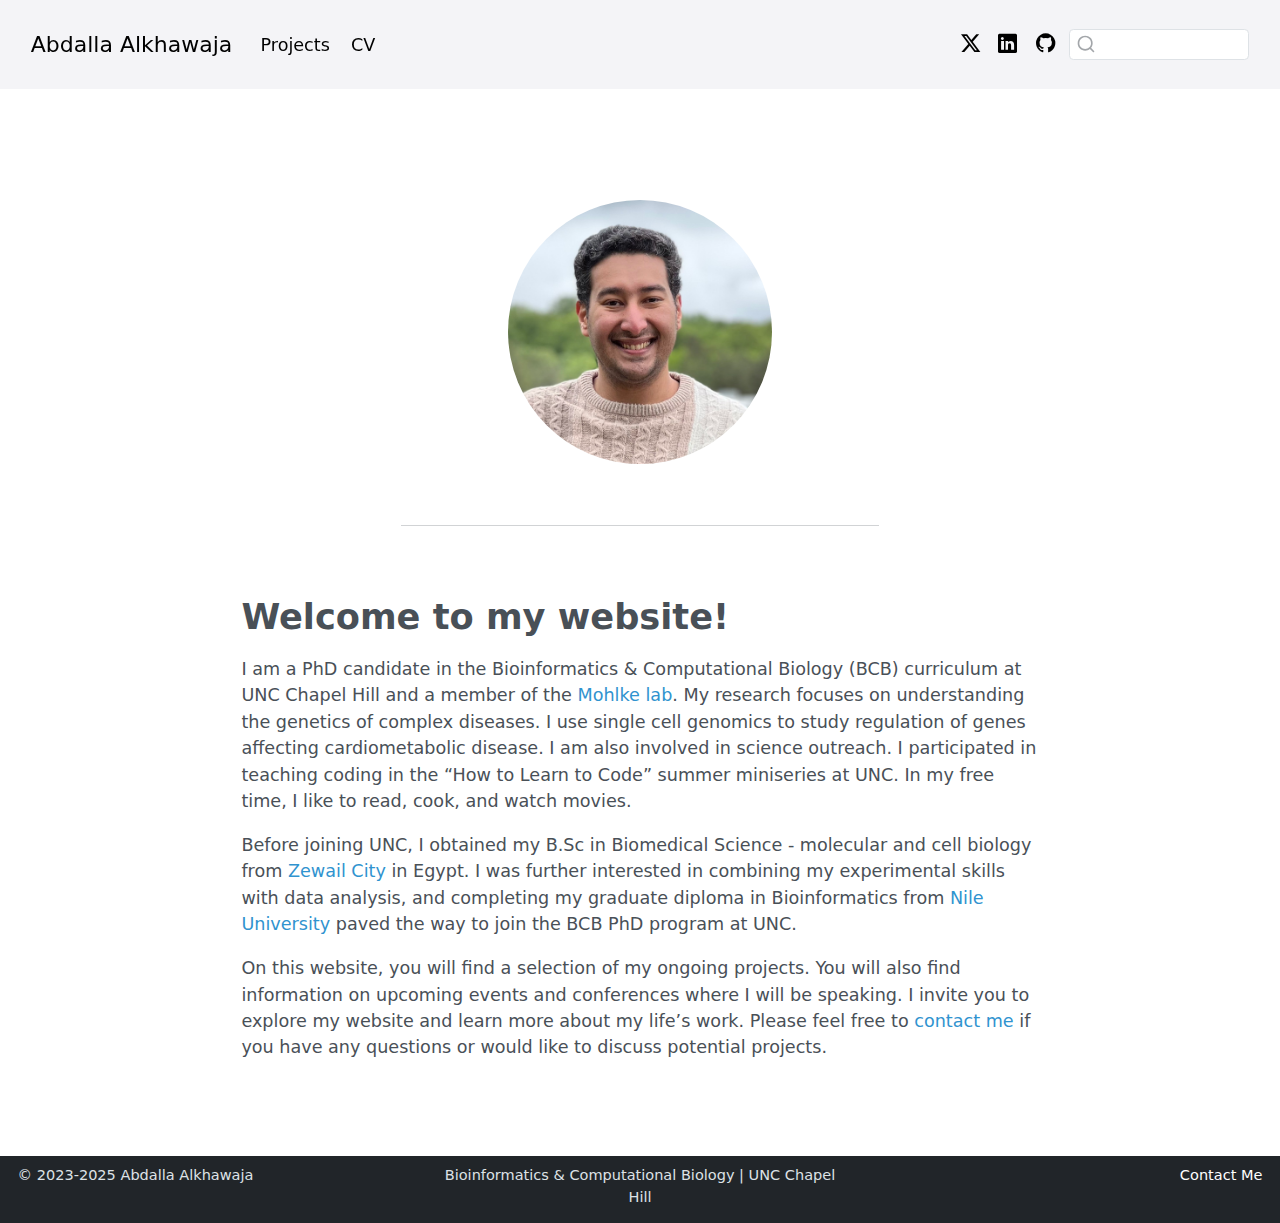
<file: index.html>
<!DOCTYPE html>
<html>
<head>
    <meta http-equiv="refresh" content="0; url=test_website/docs/index.html">
    <title>Redirecting to Abdalla's Website</title>
</head>
<body>
    <p>If you are not redirected automatically, follow this <a href="test_website/docs/index.html">link to my website</a>.</p>
</body>
</html>
</file>
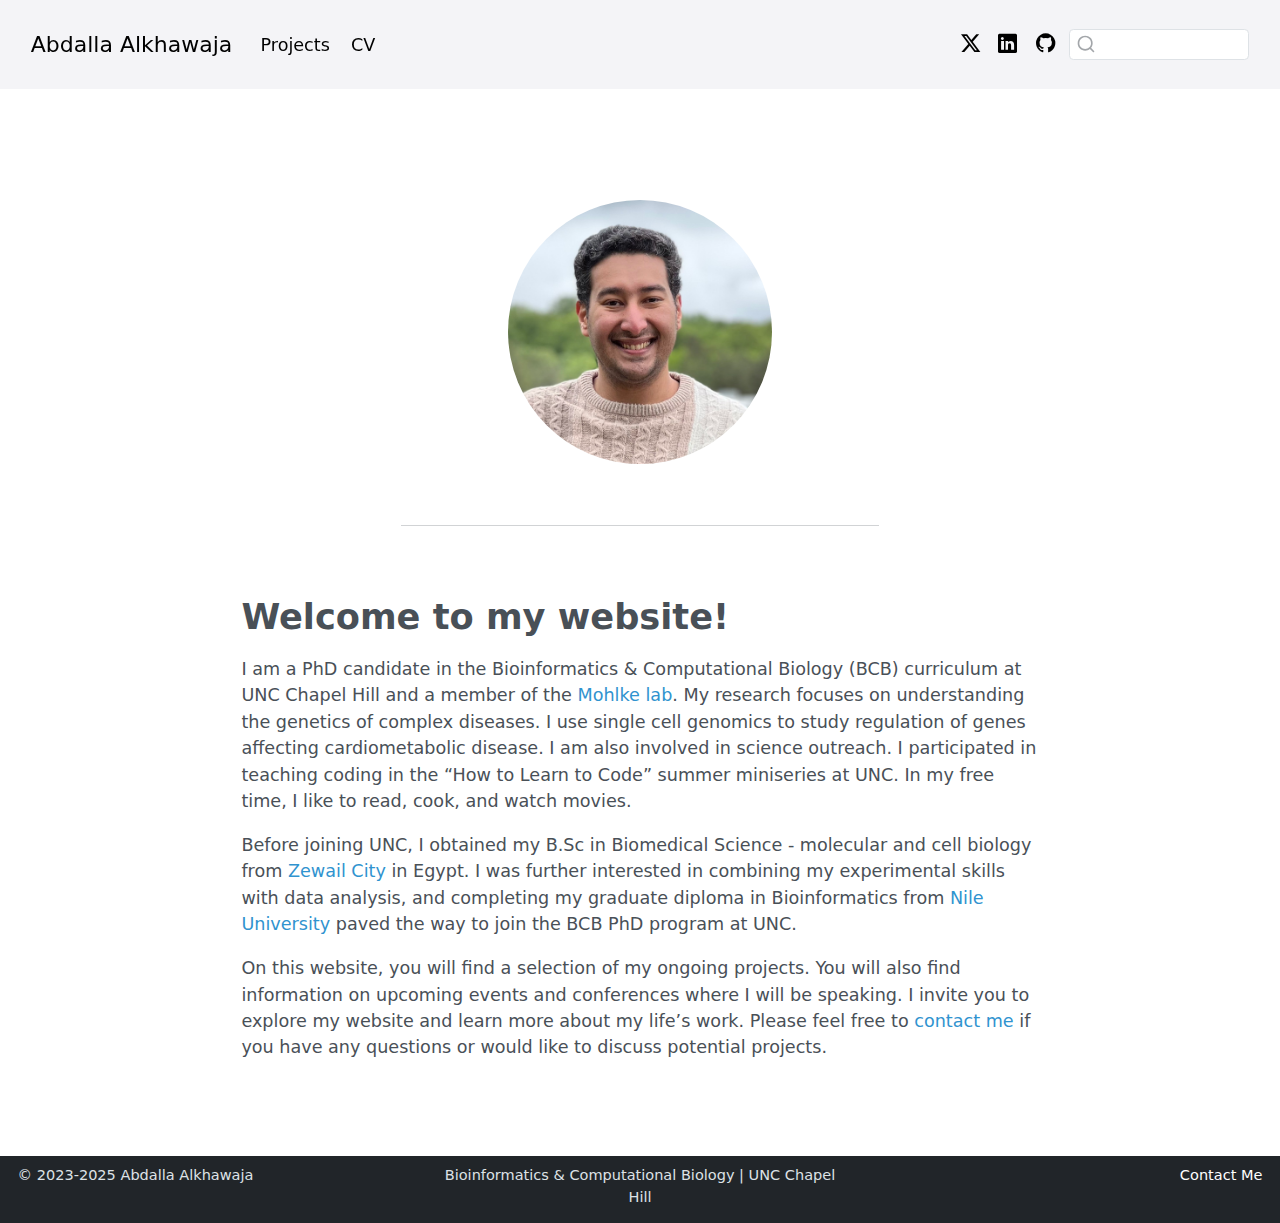
<file: test_website/docs/index.html>
<!DOCTYPE html>
<html xmlns="http://www.w3.org/1999/xhtml" lang="en" xml:lang="en"><head>

<meta charset="utf-8">
<meta name="generator" content="quarto-1.6.43">

<meta name="viewport" content="width=device-width, initial-scale=1.0, user-scalable=yes">


<title>Abdalla Alkhawaja</title>
<style>
code{white-space: pre-wrap;}
span.smallcaps{font-variant: small-caps;}
div.columns{display: flex; gap: min(4vw, 1.5em);}
div.column{flex: auto; overflow-x: auto;}
div.hanging-indent{margin-left: 1.5em; text-indent: -1.5em;}
ul.task-list{list-style: none;}
ul.task-list li input[type="checkbox"] {
  width: 0.8em;
  margin: 0 0.8em 0.2em -1em; /* quarto-specific, see https://github.com/quarto-dev/quarto-cli/issues/4556 */ 
  vertical-align: middle;
}
</style>


<script src="site_libs/quarto-nav/quarto-nav.js"></script>
<script src="site_libs/clipboard/clipboard.min.js"></script>
<script src="site_libs/quarto-search/autocomplete.umd.js"></script>
<script src="site_libs/quarto-search/fuse.min.js"></script>
<script src="site_libs/quarto-search/quarto-search.js"></script>
<meta name="quarto:offset" content="./">
<link href="./img/favicon.png" rel="icon" type="image/png">
<script src="site_libs/quarto-html/quarto.js"></script>
<script src="site_libs/quarto-html/popper.min.js"></script>
<script src="site_libs/quarto-html/tippy.umd.min.js"></script>
<link href="site_libs/quarto-html/tippy.css" rel="stylesheet">
<link href="site_libs/quarto-html/quarto-syntax-highlighting-d4d76bf8491c20bad77d141916dc28e1.css" rel="stylesheet" id="quarto-text-highlighting-styles">
<script src="site_libs/bootstrap/bootstrap.min.js"></script>
<link href="site_libs/bootstrap/bootstrap-icons.css" rel="stylesheet">
<link href="site_libs/bootstrap/bootstrap-24b9e700c3f4c4f4faa1da68572aa8f3.min.css" rel="stylesheet" append-hash="true" id="quarto-bootstrap" data-mode="light">
<script id="quarto-search-options" type="application/json">{
  "location": "navbar",
  "copy-button": false,
  "collapse-after": 3,
  "panel-placement": "end",
  "type": "textbox",
  "limit": 50,
  "keyboard-shortcut": [
    "f",
    "/",
    "s"
  ],
  "language": {
    "search-no-results-text": "No results",
    "search-matching-documents-text": "matching documents",
    "search-copy-link-title": "Copy link to search",
    "search-hide-matches-text": "Hide additional matches",
    "search-more-match-text": "more match in this document",
    "search-more-matches-text": "more matches in this document",
    "search-clear-button-title": "Clear",
    "search-text-placeholder": "",
    "search-detached-cancel-button-title": "Cancel",
    "search-submit-button-title": "Submit",
    "search-label": "Search"
  }
}</script>


</head>

<body class="nav-fixed fullcontent">

<div id="quarto-search-results"></div>
  <header id="quarto-header" class="headroom fixed-top">
    <nav class="navbar navbar-expand-lg " data-bs-theme="dark">
      <div class="navbar-container container-fluid">
      <div class="navbar-brand-container mx-auto">
    <a class="navbar-brand" href="./index.html">
    <span class="navbar-title">Abdalla Alkhawaja</span>
    </a>
  </div>
            <div id="quarto-search" class="" title="Search"></div>
          <button class="navbar-toggler" type="button" data-bs-toggle="collapse" data-bs-target="#navbarCollapse" aria-controls="navbarCollapse" role="menu" aria-expanded="false" aria-label="Toggle navigation" onclick="if (window.quartoToggleHeadroom) { window.quartoToggleHeadroom(); }">
  <span class="navbar-toggler-icon"></span>
</button>
          <div class="collapse navbar-collapse" id="navbarCollapse">
            <ul class="navbar-nav navbar-nav-scroll me-auto">
  <li class="nav-item">
    <a class="nav-link" href="./projects/index.html"> 
<span class="menu-text">Projects</span></a>
  </li>  
  <li class="nav-item">
    <a class="nav-link" href="./cv/index.html"> 
<span class="menu-text">CV</span></a>
  </li>  
</ul>
            <ul class="navbar-nav navbar-nav-scroll ms-auto">
  <li class="nav-item compact">
    <a class="nav-link" href="https://x.com/AbdullahAmr3"> <i class="bi bi-twitter-x" role="img">
</i> 
<span class="menu-text"></span></a>
  </li>  
  <li class="nav-item compact">
    <a class="nav-link" href="https://www.linkedin.com/in/abdalla-alkhawaja-139843b0/"> <i class="bi bi-linkedin" role="img">
</i> 
<span class="menu-text"></span></a>
  </li>  
  <li class="nav-item compact">
    <a class="nav-link" href="https://github.com/Alkhawaja95"> <i class="bi bi-github" role="img">
</i> 
<span class="menu-text"></span></a>
  </li>  
</ul>
          </div> <!-- /navcollapse -->
            <div class="quarto-navbar-tools">
</div>
      </div> <!-- /container-fluid -->
    </nav>
</header>
<!-- content -->
<div id="quarto-content" class="quarto-container page-columns page-rows-contents page-layout-article page-navbar">
<!-- sidebar -->
<!-- margin-sidebar -->
    
<!-- main -->
<main class="content" id="quarto-document-content">




<div class="quarto-about-jolla">
  <img src="img/abdalla_img.jpg" class="about-image
  round " style="height: 15em; width: 15em;">
 <header id="title-block-header" class="quarto-title-block"></header><div id="about-block">
</div> 
  <hr class="about-sep">
   <div class="about-links">
</div>
</div>

<section id="welcome-to-my-website" class="level1">
<h1>Welcome to my website!</h1>
<p>I am a PhD candidate in the Bioinformatics &amp; Computational Biology (BCB) curriculum at UNC Chapel Hill and a member of the <a href="https://mohlke.web.unc.edu/">Mohlke lab</a>. My research focuses on understanding the genetics of complex diseases. I use single cell genomics to study regulation of genes affecting cardiometabolic disease. I am also involved in science outreach. I participated in teaching coding in the “How to Learn to Code” summer miniseries at UNC. In my free time, I like to read, cook, and watch movies.</p>
<p>Before joining UNC, I obtained my B.Sc in Biomedical Science - molecular and cell biology from <a href="https://zewailcity.edu.eg/">Zewail City</a> in Egypt. I was further interested in combining my experimental skills with data analysis, and completing my graduate diploma in Bioinformatics from <a href="https://itcs.nu.edu.eg/program/bioinformatics-diploma">Nile University</a> paved the way to join the BCB PhD program at UNC.</p>
<p>On this website, you will find a selection of my ongoing projects. You will also find information on upcoming events and conferences where I will be speaking. I invite you to explore my website and learn more about my life’s work. Please feel free to <a href="mailto:abdalla.alkhawaja@unc.edu">contact me</a> if you have any questions or would like to discuss potential projects.</p>



</section>

</main> <!-- /main -->
<script id="quarto-html-after-body" type="application/javascript">
window.document.addEventListener("DOMContentLoaded", function (event) {
  const toggleBodyColorMode = (bsSheetEl) => {
    const mode = bsSheetEl.getAttribute("data-mode");
    const bodyEl = window.document.querySelector("body");
    if (mode === "dark") {
      bodyEl.classList.add("quarto-dark");
      bodyEl.classList.remove("quarto-light");
    } else {
      bodyEl.classList.add("quarto-light");
      bodyEl.classList.remove("quarto-dark");
    }
  }
  const toggleBodyColorPrimary = () => {
    const bsSheetEl = window.document.querySelector("link#quarto-bootstrap");
    if (bsSheetEl) {
      toggleBodyColorMode(bsSheetEl);
    }
  }
  toggleBodyColorPrimary();  
  const isCodeAnnotation = (el) => {
    for (const clz of el.classList) {
      if (clz.startsWith('code-annotation-')) {                     
        return true;
      }
    }
    return false;
  }
  const onCopySuccess = function(e) {
    // button target
    const button = e.trigger;
    // don't keep focus
    button.blur();
    // flash "checked"
    button.classList.add('code-copy-button-checked');
    var currentTitle = button.getAttribute("title");
    button.setAttribute("title", "Copied!");
    let tooltip;
    if (window.bootstrap) {
      button.setAttribute("data-bs-toggle", "tooltip");
      button.setAttribute("data-bs-placement", "left");
      button.setAttribute("data-bs-title", "Copied!");
      tooltip = new bootstrap.Tooltip(button, 
        { trigger: "manual", 
          customClass: "code-copy-button-tooltip",
          offset: [0, -8]});
      tooltip.show();    
    }
    setTimeout(function() {
      if (tooltip) {
        tooltip.hide();
        button.removeAttribute("data-bs-title");
        button.removeAttribute("data-bs-toggle");
        button.removeAttribute("data-bs-placement");
      }
      button.setAttribute("title", currentTitle);
      button.classList.remove('code-copy-button-checked');
    }, 1000);
    // clear code selection
    e.clearSelection();
  }
  const getTextToCopy = function(trigger) {
      const codeEl = trigger.previousElementSibling.cloneNode(true);
      for (const childEl of codeEl.children) {
        if (isCodeAnnotation(childEl)) {
          childEl.remove();
        }
      }
      return codeEl.innerText;
  }
  const clipboard = new window.ClipboardJS('.code-copy-button:not([data-in-quarto-modal])', {
    text: getTextToCopy
  });
  clipboard.on('success', onCopySuccess);
  if (window.document.getElementById('quarto-embedded-source-code-modal')) {
    const clipboardModal = new window.ClipboardJS('.code-copy-button[data-in-quarto-modal]', {
      text: getTextToCopy,
      container: window.document.getElementById('quarto-embedded-source-code-modal')
    });
    clipboardModal.on('success', onCopySuccess);
  }
    var localhostRegex = new RegExp(/^(?:http|https):\/\/localhost\:?[0-9]*\//);
    var mailtoRegex = new RegExp(/^mailto:/);
      var filterRegex = new RegExp('/' + window.location.host + '/');
    var isInternal = (href) => {
        return filterRegex.test(href) || localhostRegex.test(href) || mailtoRegex.test(href);
    }
    // Inspect non-navigation links and adorn them if external
 	var links = window.document.querySelectorAll('a[href]:not(.nav-link):not(.navbar-brand):not(.toc-action):not(.sidebar-link):not(.sidebar-item-toggle):not(.pagination-link):not(.no-external):not([aria-hidden]):not(.dropdown-item):not(.quarto-navigation-tool):not(.about-link)');
    for (var i=0; i<links.length; i++) {
      const link = links[i];
      if (!isInternal(link.href)) {
        // undo the damage that might have been done by quarto-nav.js in the case of
        // links that we want to consider external
        if (link.dataset.originalHref !== undefined) {
          link.href = link.dataset.originalHref;
        }
      }
    }
  function tippyHover(el, contentFn, onTriggerFn, onUntriggerFn) {
    const config = {
      allowHTML: true,
      maxWidth: 500,
      delay: 100,
      arrow: false,
      appendTo: function(el) {
          return el.parentElement;
      },
      interactive: true,
      interactiveBorder: 10,
      theme: 'quarto',
      placement: 'bottom-start',
    };
    if (contentFn) {
      config.content = contentFn;
    }
    if (onTriggerFn) {
      config.onTrigger = onTriggerFn;
    }
    if (onUntriggerFn) {
      config.onUntrigger = onUntriggerFn;
    }
    window.tippy(el, config); 
  }
  const noterefs = window.document.querySelectorAll('a[role="doc-noteref"]');
  for (var i=0; i<noterefs.length; i++) {
    const ref = noterefs[i];
    tippyHover(ref, function() {
      // use id or data attribute instead here
      let href = ref.getAttribute('data-footnote-href') || ref.getAttribute('href');
      try { href = new URL(href).hash; } catch {}
      const id = href.replace(/^#\/?/, "");
      const note = window.document.getElementById(id);
      if (note) {
        return note.innerHTML;
      } else {
        return "";
      }
    });
  }
  const xrefs = window.document.querySelectorAll('a.quarto-xref');
  const processXRef = (id, note) => {
    // Strip column container classes
    const stripColumnClz = (el) => {
      el.classList.remove("page-full", "page-columns");
      if (el.children) {
        for (const child of el.children) {
          stripColumnClz(child);
        }
      }
    }
    stripColumnClz(note)
    if (id === null || id.startsWith('sec-')) {
      // Special case sections, only their first couple elements
      const container = document.createElement("div");
      if (note.children && note.children.length > 2) {
        container.appendChild(note.children[0].cloneNode(true));
        for (let i = 1; i < note.children.length; i++) {
          const child = note.children[i];
          if (child.tagName === "P" && child.innerText === "") {
            continue;
          } else {
            container.appendChild(child.cloneNode(true));
            break;
          }
        }
        if (window.Quarto?.typesetMath) {
          window.Quarto.typesetMath(container);
        }
        return container.innerHTML
      } else {
        if (window.Quarto?.typesetMath) {
          window.Quarto.typesetMath(note);
        }
        return note.innerHTML;
      }
    } else {
      // Remove any anchor links if they are present
      const anchorLink = note.querySelector('a.anchorjs-link');
      if (anchorLink) {
        anchorLink.remove();
      }
      if (window.Quarto?.typesetMath) {
        window.Quarto.typesetMath(note);
      }
      if (note.classList.contains("callout")) {
        return note.outerHTML;
      } else {
        return note.innerHTML;
      }
    }
  }
  for (var i=0; i<xrefs.length; i++) {
    const xref = xrefs[i];
    tippyHover(xref, undefined, function(instance) {
      instance.disable();
      let url = xref.getAttribute('href');
      let hash = undefined; 
      if (url.startsWith('#')) {
        hash = url;
      } else {
        try { hash = new URL(url).hash; } catch {}
      }
      if (hash) {
        const id = hash.replace(/^#\/?/, "");
        const note = window.document.getElementById(id);
        if (note !== null) {
          try {
            const html = processXRef(id, note.cloneNode(true));
            instance.setContent(html);
          } finally {
            instance.enable();
            instance.show();
          }
        } else {
          // See if we can fetch this
          fetch(url.split('#')[0])
          .then(res => res.text())
          .then(html => {
            const parser = new DOMParser();
            const htmlDoc = parser.parseFromString(html, "text/html");
            const note = htmlDoc.getElementById(id);
            if (note !== null) {
              const html = processXRef(id, note);
              instance.setContent(html);
            } 
          }).finally(() => {
            instance.enable();
            instance.show();
          });
        }
      } else {
        // See if we can fetch a full url (with no hash to target)
        // This is a special case and we should probably do some content thinning / targeting
        fetch(url)
        .then(res => res.text())
        .then(html => {
          const parser = new DOMParser();
          const htmlDoc = parser.parseFromString(html, "text/html");
          const note = htmlDoc.querySelector('main.content');
          if (note !== null) {
            // This should only happen for chapter cross references
            // (since there is no id in the URL)
            // remove the first header
            if (note.children.length > 0 && note.children[0].tagName === "HEADER") {
              note.children[0].remove();
            }
            const html = processXRef(null, note);
            instance.setContent(html);
          } 
        }).finally(() => {
          instance.enable();
          instance.show();
        });
      }
    }, function(instance) {
    });
  }
      let selectedAnnoteEl;
      const selectorForAnnotation = ( cell, annotation) => {
        let cellAttr = 'data-code-cell="' + cell + '"';
        let lineAttr = 'data-code-annotation="' +  annotation + '"';
        const selector = 'span[' + cellAttr + '][' + lineAttr + ']';
        return selector;
      }
      const selectCodeLines = (annoteEl) => {
        const doc = window.document;
        const targetCell = annoteEl.getAttribute("data-target-cell");
        const targetAnnotation = annoteEl.getAttribute("data-target-annotation");
        const annoteSpan = window.document.querySelector(selectorForAnnotation(targetCell, targetAnnotation));
        const lines = annoteSpan.getAttribute("data-code-lines").split(",");
        const lineIds = lines.map((line) => {
          return targetCell + "-" + line;
        })
        let top = null;
        let height = null;
        let parent = null;
        if (lineIds.length > 0) {
            //compute the position of the single el (top and bottom and make a div)
            const el = window.document.getElementById(lineIds[0]);
            top = el.offsetTop;
            height = el.offsetHeight;
            parent = el.parentElement.parentElement;
          if (lineIds.length > 1) {
            const lastEl = window.document.getElementById(lineIds[lineIds.length - 1]);
            const bottom = lastEl.offsetTop + lastEl.offsetHeight;
            height = bottom - top;
          }
          if (top !== null && height !== null && parent !== null) {
            // cook up a div (if necessary) and position it 
            let div = window.document.getElementById("code-annotation-line-highlight");
            if (div === null) {
              div = window.document.createElement("div");
              div.setAttribute("id", "code-annotation-line-highlight");
              div.style.position = 'absolute';
              parent.appendChild(div);
            }
            div.style.top = top - 2 + "px";
            div.style.height = height + 4 + "px";
            div.style.left = 0;
            let gutterDiv = window.document.getElementById("code-annotation-line-highlight-gutter");
            if (gutterDiv === null) {
              gutterDiv = window.document.createElement("div");
              gutterDiv.setAttribute("id", "code-annotation-line-highlight-gutter");
              gutterDiv.style.position = 'absolute';
              const codeCell = window.document.getElementById(targetCell);
              const gutter = codeCell.querySelector('.code-annotation-gutter');
              gutter.appendChild(gutterDiv);
            }
            gutterDiv.style.top = top - 2 + "px";
            gutterDiv.style.height = height + 4 + "px";
          }
          selectedAnnoteEl = annoteEl;
        }
      };
      const unselectCodeLines = () => {
        const elementsIds = ["code-annotation-line-highlight", "code-annotation-line-highlight-gutter"];
        elementsIds.forEach((elId) => {
          const div = window.document.getElementById(elId);
          if (div) {
            div.remove();
          }
        });
        selectedAnnoteEl = undefined;
      };
        // Handle positioning of the toggle
    window.addEventListener(
      "resize",
      throttle(() => {
        elRect = undefined;
        if (selectedAnnoteEl) {
          selectCodeLines(selectedAnnoteEl);
        }
      }, 10)
    );
    function throttle(fn, ms) {
    let throttle = false;
    let timer;
      return (...args) => {
        if(!throttle) { // first call gets through
            fn.apply(this, args);
            throttle = true;
        } else { // all the others get throttled
            if(timer) clearTimeout(timer); // cancel #2
            timer = setTimeout(() => {
              fn.apply(this, args);
              timer = throttle = false;
            }, ms);
        }
      };
    }
      // Attach click handler to the DT
      const annoteDls = window.document.querySelectorAll('dt[data-target-cell]');
      for (const annoteDlNode of annoteDls) {
        annoteDlNode.addEventListener('click', (event) => {
          const clickedEl = event.target;
          if (clickedEl !== selectedAnnoteEl) {
            unselectCodeLines();
            const activeEl = window.document.querySelector('dt[data-target-cell].code-annotation-active');
            if (activeEl) {
              activeEl.classList.remove('code-annotation-active');
            }
            selectCodeLines(clickedEl);
            clickedEl.classList.add('code-annotation-active');
          } else {
            // Unselect the line
            unselectCodeLines();
            clickedEl.classList.remove('code-annotation-active');
          }
        });
      }
  const findCites = (el) => {
    const parentEl = el.parentElement;
    if (parentEl) {
      const cites = parentEl.dataset.cites;
      if (cites) {
        return {
          el,
          cites: cites.split(' ')
        };
      } else {
        return findCites(el.parentElement)
      }
    } else {
      return undefined;
    }
  };
  var bibliorefs = window.document.querySelectorAll('a[role="doc-biblioref"]');
  for (var i=0; i<bibliorefs.length; i++) {
    const ref = bibliorefs[i];
    const citeInfo = findCites(ref);
    if (citeInfo) {
      tippyHover(citeInfo.el, function() {
        var popup = window.document.createElement('div');
        citeInfo.cites.forEach(function(cite) {
          var citeDiv = window.document.createElement('div');
          citeDiv.classList.add('hanging-indent');
          citeDiv.classList.add('csl-entry');
          var biblioDiv = window.document.getElementById('ref-' + cite);
          if (biblioDiv) {
            citeDiv.innerHTML = biblioDiv.innerHTML;
          }
          popup.appendChild(citeDiv);
        });
        return popup.innerHTML;
      });
    }
  }
});
</script>
</div> <!-- /content -->
<footer class="footer">
  <div class="nav-footer">
    <div class="nav-footer-left">
<p><span class="faux-block">© 2023-2025 Abdalla Alkhawaja</span></p>
</div>   
    <div class="nav-footer-center">
<p><span class="faux-block">Bioinformatics &amp; Computational Biology | UNC Chapel Hill</span></p>
</div>
    <div class="nav-footer-right">
<p><span class="faux-block"><a href="mailto:abdalla.alkhawaja@unc.edu">Contact Me</a></span></p>
</div>
  </div>
</footer>




</body></html>
</file>
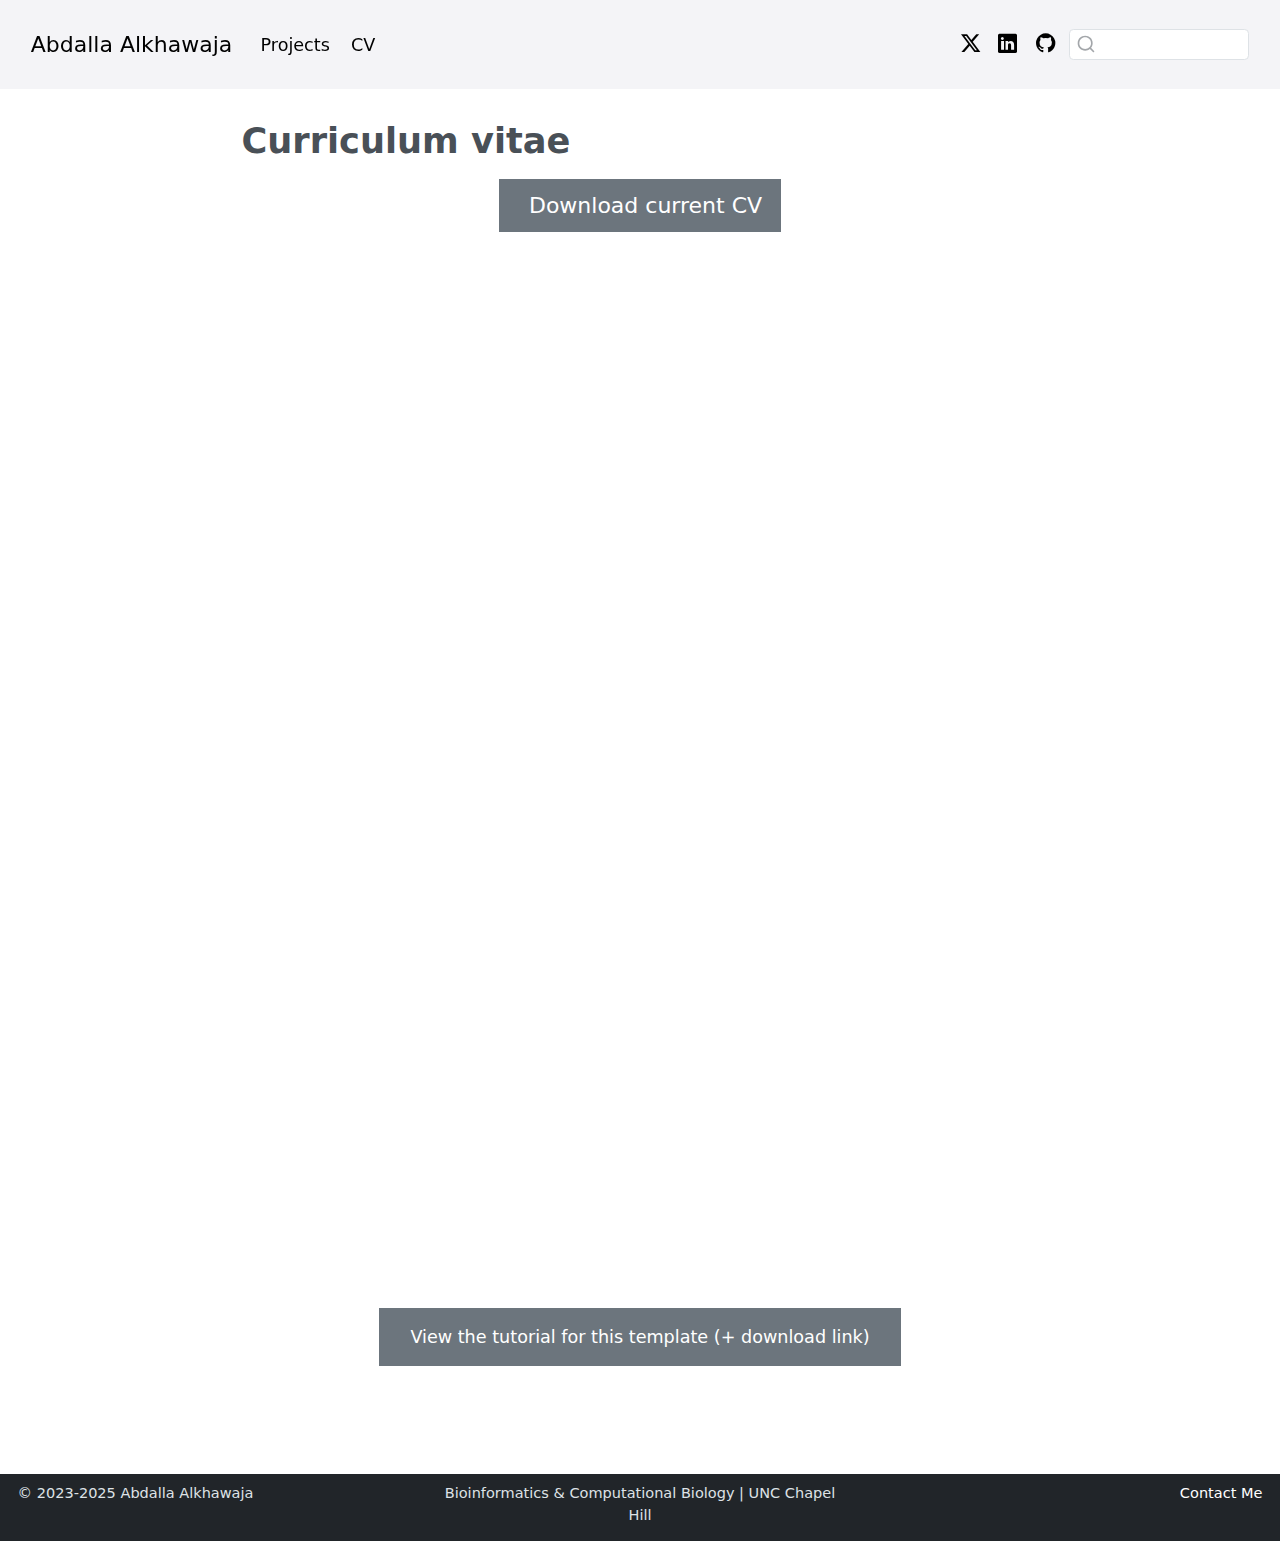
<file: test_website/docs/cv/index.html>
<!DOCTYPE html>
<html xmlns="http://www.w3.org/1999/xhtml" lang="en" xml:lang="en"><head>
<meta http-equiv="Content-Type" content="text/html; charset=UTF-8">
<meta charset="utf-8">
<meta name="generator" content="quarto-1.6.43">
<meta name="viewport" content="width=device-width, initial-scale=1.0, user-scalable=yes">
<title>Curriculum vitae – Abdalla Alkhawaja</title>
<style>
code{white-space: pre-wrap;}
span.smallcaps{font-variant: small-caps;}
div.columns{display: flex; gap: min(4vw, 1.5em);}
div.column{flex: auto; overflow-x: auto;}
div.hanging-indent{margin-left: 1.5em; text-indent: -1.5em;}
ul.task-list{list-style: none;}
ul.task-list li input[type="checkbox"] {
  width: 0.8em;
  margin: 0 0.8em 0.2em -1em; /* quarto-specific, see https://github.com/quarto-dev/quarto-cli/issues/4556 */ 
  vertical-align: middle;
}
</style>

<script src="../site_libs/quarto-nav/quarto-nav.js"></script>
<script src="../site_libs/clipboard/clipboard.min.js"></script>
<script src="../site_libs/quarto-search/autocomplete.umd.js"></script>
<script src="../site_libs/quarto-search/fuse.min.js"></script>
<script src="../site_libs/quarto-search/quarto-search.js"></script>
<meta name="quarto:offset" content="../">
<link href="../img/favicon.png" rel="icon" type="image/png">
<script src="../site_libs/quarto-html/quarto.js"></script>
<script src="../site_libs/quarto-html/popper.min.js"></script>
<script src="../site_libs/quarto-html/tippy.umd.min.js"></script>
<script src="../site_libs/quarto-html/anchor.min.js"></script>
<link href="../site_libs/quarto-html/tippy.css" rel="stylesheet">
<link href="../site_libs/quarto-html/quarto-syntax-highlighting-d4d76bf8491c20bad77d141916dc28e1.css" rel="stylesheet" id="quarto-text-highlighting-styles">
<script src="../site_libs/bootstrap/bootstrap.min.js"></script>
<link href="../site_libs/bootstrap/bootstrap-icons.css" rel="stylesheet">
<link href="../site_libs/bootstrap/bootstrap-24b9e700c3f4c4f4faa1da68572aa8f3.min.css" rel="stylesheet" append-hash="true" id="quarto-bootstrap" data-mode="light"><script id="quarto-search-options" type="application/json">{
  "location": "navbar",
  "copy-button": false,
  "collapse-after": 3,
  "panel-placement": "end",
  "type": "textbox",
  "limit": 50,
  "keyboard-shortcut": [
    "f",
    "/",
    "s"
  ],
  "language": {
    "search-no-results-text": "No results",
    "search-matching-documents-text": "matching documents",
    "search-copy-link-title": "Copy link to search",
    "search-hide-matches-text": "Hide additional matches",
    "search-more-match-text": "more match in this document",
    "search-more-matches-text": "more matches in this document",
    "search-clear-button-title": "Clear",
    "search-text-placeholder": "",
    "search-detached-cancel-button-title": "Cancel",
    "search-submit-button-title": "Submit",
    "search-label": "Search"
  }
}</script>
</head>
<body class="nav-fixed fullcontent">

<div id="quarto-search-results"></div>
  <header id="quarto-header" class="headroom fixed-top"><nav class="navbar navbar-expand-lg " data-bs-theme="dark"><div class="navbar-container container-fluid">
      <div class="navbar-brand-container mx-auto">
    <a class="navbar-brand" href="../index.html">
    <span class="navbar-title">Abdalla Alkhawaja</span>
    </a>
  </div>
            <div id="quarto-search" class="" title="Search"></div>
          <button class="navbar-toggler" type="button" data-bs-toggle="collapse" data-bs-target="#navbarCollapse" aria-controls="navbarCollapse" role="menu" aria-expanded="false" aria-label="Toggle navigation" onclick="if (window.quartoToggleHeadroom) { window.quartoToggleHeadroom(); }">
  <span class="navbar-toggler-icon"></span>
</button>
          <div class="collapse navbar-collapse" id="navbarCollapse">
            <ul class="navbar-nav navbar-nav-scroll me-auto">
<li class="nav-item">
    <a class="nav-link" href="../projects/index.html"> 
<span class="menu-text">Projects</span></a>
  </li>  
  <li class="nav-item">
    <a class="nav-link active" href="../cv/index.html" aria-current="page"> 
<span class="menu-text">CV</span></a>
  </li>  
</ul>
<ul class="navbar-nav navbar-nav-scroll ms-auto">
<li class="nav-item compact">
    <a class="nav-link" href="https://x.com/AbdullahAmr3"> <i class="bi bi-twitter-x" role="img">
</i> 
<span class="menu-text"></span></a>
  </li>  
  <li class="nav-item compact">
    <a class="nav-link" href="https://www.linkedin.com/in/abdalla-alkhawaja-139843b0/"> <i class="bi bi-linkedin" role="img">
</i> 
<span class="menu-text"></span></a>
  </li>  
  <li class="nav-item compact">
    <a class="nav-link" href="https://github.com/Alkhawaja95"> <i class="bi bi-github" role="img">
</i> 
<span class="menu-text"></span></a>
  </li>  
</ul>
</div> <!-- /navcollapse -->
            <div class="quarto-navbar-tools">
</div>
      </div> <!-- /container-fluid -->
    </nav></header><!-- content --><div id="quarto-content" class="quarto-container page-columns page-rows-contents page-layout-article page-navbar">
<!-- sidebar -->
<!-- margin-sidebar -->
    
<!-- main -->
<main class="content" id="quarto-document-content"><header id="title-block-header" class="quarto-title-block default"><div class="quarto-title">
<h1 class="title">Curriculum vitae</h1>
</div>



<div class="quarto-title-meta">

    
  
    
  </div>
  


</header><div class="cell">
<style type="text/css">
.embed-container {
    position: relative;
    padding-bottom: 129%;
    height: 0;
    overflow: hidden;
    max-width: 100%;
}
.embed-container iframe,
.embed-container object,
.embed-container embed {
    position: absolute;
    top: 0;
    left: 0;
    width: 100%;
    height: 100%;
}
</style>
</div>
<p class="text-center">
  <a class="btn btn-primary btn-lg cv-download" href="cv.pdf" target="_blank">
    <i class="fa-solid fa-file-arrow-down"></i> Download current CV
  </a>
</p>
<div class="embed-container">
  <iframe src="cv.pdf#toolbar=0" style="border: 0.5px;width: 100%;"></iframe>
</div>
<div style="margin: 30px; text-align: center;">
<a class="btn btn-primary" href="https://www.marvinschmitt.com/blog/website-tutorial-quarto/" role="button" target="_blank" style="padding: 15px 30px;">View the tutorial for this template (+ download link)</a>
</div>



</main><!-- /main --><script id="quarto-html-after-body" type="application/javascript">
window.document.addEventListener("DOMContentLoaded", function (event) {
  const toggleBodyColorMode = (bsSheetEl) => {
    const mode = bsSheetEl.getAttribute("data-mode");
    const bodyEl = window.document.querySelector("body");
    if (mode === "dark") {
      bodyEl.classList.add("quarto-dark");
      bodyEl.classList.remove("quarto-light");
    } else {
      bodyEl.classList.add("quarto-light");
      bodyEl.classList.remove("quarto-dark");
    }
  }
  const toggleBodyColorPrimary = () => {
    const bsSheetEl = window.document.querySelector("link#quarto-bootstrap");
    if (bsSheetEl) {
      toggleBodyColorMode(bsSheetEl);
    }
  }
  toggleBodyColorPrimary();  
  const icon = "";
  const anchorJS = new window.AnchorJS();
  anchorJS.options = {
    placement: 'right',
    icon: icon
  };
  anchorJS.add('.anchored');
  const isCodeAnnotation = (el) => {
    for (const clz of el.classList) {
      if (clz.startsWith('code-annotation-')) {                     
        return true;
      }
    }
    return false;
  }
  const onCopySuccess = function(e) {
    // button target
    const button = e.trigger;
    // don't keep focus
    button.blur();
    // flash "checked"
    button.classList.add('code-copy-button-checked');
    var currentTitle = button.getAttribute("title");
    button.setAttribute("title", "Copied!");
    let tooltip;
    if (window.bootstrap) {
      button.setAttribute("data-bs-toggle", "tooltip");
      button.setAttribute("data-bs-placement", "left");
      button.setAttribute("data-bs-title", "Copied!");
      tooltip = new bootstrap.Tooltip(button, 
        { trigger: "manual", 
          customClass: "code-copy-button-tooltip",
          offset: [0, -8]});
      tooltip.show();    
    }
    setTimeout(function() {
      if (tooltip) {
        tooltip.hide();
        button.removeAttribute("data-bs-title");
        button.removeAttribute("data-bs-toggle");
        button.removeAttribute("data-bs-placement");
      }
      button.setAttribute("title", currentTitle);
      button.classList.remove('code-copy-button-checked');
    }, 1000);
    // clear code selection
    e.clearSelection();
  }
  const getTextToCopy = function(trigger) {
      const codeEl = trigger.previousElementSibling.cloneNode(true);
      for (const childEl of codeEl.children) {
        if (isCodeAnnotation(childEl)) {
          childEl.remove();
        }
      }
      return codeEl.innerText;
  }
  const clipboard = new window.ClipboardJS('.code-copy-button:not([data-in-quarto-modal])', {
    text: getTextToCopy
  });
  clipboard.on('success', onCopySuccess);
  if (window.document.getElementById('quarto-embedded-source-code-modal')) {
    const clipboardModal = new window.ClipboardJS('.code-copy-button[data-in-quarto-modal]', {
      text: getTextToCopy,
      container: window.document.getElementById('quarto-embedded-source-code-modal')
    });
    clipboardModal.on('success', onCopySuccess);
  }
    var localhostRegex = new RegExp(/^(?:http|https):\/\/localhost\:?[0-9]*\//);
    var mailtoRegex = new RegExp(/^mailto:/);
      var filterRegex = new RegExp('/' + window.location.host + '/');
    var isInternal = (href) => {
        return filterRegex.test(href) || localhostRegex.test(href) || mailtoRegex.test(href);
    }
    // Inspect non-navigation links and adorn them if external
 	var links = window.document.querySelectorAll('a[href]:not(.nav-link):not(.navbar-brand):not(.toc-action):not(.sidebar-link):not(.sidebar-item-toggle):not(.pagination-link):not(.no-external):not([aria-hidden]):not(.dropdown-item):not(.quarto-navigation-tool):not(.about-link)');
    for (var i=0; i<links.length; i++) {
      const link = links[i];
      if (!isInternal(link.href)) {
        // undo the damage that might have been done by quarto-nav.js in the case of
        // links that we want to consider external
        if (link.dataset.originalHref !== undefined) {
          link.href = link.dataset.originalHref;
        }
      }
    }
  function tippyHover(el, contentFn, onTriggerFn, onUntriggerFn) {
    const config = {
      allowHTML: true,
      maxWidth: 500,
      delay: 100,
      arrow: false,
      appendTo: function(el) {
          return el.parentElement;
      },
      interactive: true,
      interactiveBorder: 10,
      theme: 'quarto',
      placement: 'bottom-start',
    };
    if (contentFn) {
      config.content = contentFn;
    }
    if (onTriggerFn) {
      config.onTrigger = onTriggerFn;
    }
    if (onUntriggerFn) {
      config.onUntrigger = onUntriggerFn;
    }
    window.tippy(el, config); 
  }
  const noterefs = window.document.querySelectorAll('a[role="doc-noteref"]');
  for (var i=0; i<noterefs.length; i++) {
    const ref = noterefs[i];
    tippyHover(ref, function() {
      // use id or data attribute instead here
      let href = ref.getAttribute('data-footnote-href') || ref.getAttribute('href');
      try { href = new URL(href).hash; } catch {}
      const id = href.replace(/^#\/?/, "");
      const note = window.document.getElementById(id);
      if (note) {
        return note.innerHTML;
      } else {
        return "";
      }
    });
  }
  const xrefs = window.document.querySelectorAll('a.quarto-xref');
  const processXRef = (id, note) => {
    // Strip column container classes
    const stripColumnClz = (el) => {
      el.classList.remove("page-full", "page-columns");
      if (el.children) {
        for (const child of el.children) {
          stripColumnClz(child);
        }
      }
    }
    stripColumnClz(note)
    if (id === null || id.startsWith('sec-')) {
      // Special case sections, only their first couple elements
      const container = document.createElement("div");
      if (note.children && note.children.length > 2) {
        container.appendChild(note.children[0].cloneNode(true));
        for (let i = 1; i < note.children.length; i++) {
          const child = note.children[i];
          if (child.tagName === "P" && child.innerText === "") {
            continue;
          } else {
            container.appendChild(child.cloneNode(true));
            break;
          }
        }
        if (window.Quarto?.typesetMath) {
          window.Quarto.typesetMath(container);
        }
        return container.innerHTML
      } else {
        if (window.Quarto?.typesetMath) {
          window.Quarto.typesetMath(note);
        }
        return note.innerHTML;
      }
    } else {
      // Remove any anchor links if they are present
      const anchorLink = note.querySelector('a.anchorjs-link');
      if (anchorLink) {
        anchorLink.remove();
      }
      if (window.Quarto?.typesetMath) {
        window.Quarto.typesetMath(note);
      }
      if (note.classList.contains("callout")) {
        return note.outerHTML;
      } else {
        return note.innerHTML;
      }
    }
  }
  for (var i=0; i<xrefs.length; i++) {
    const xref = xrefs[i];
    tippyHover(xref, undefined, function(instance) {
      instance.disable();
      let url = xref.getAttribute('href');
      let hash = undefined; 
      if (url.startsWith('#')) {
        hash = url;
      } else {
        try { hash = new URL(url).hash; } catch {}
      }
      if (hash) {
        const id = hash.replace(/^#\/?/, "");
        const note = window.document.getElementById(id);
        if (note !== null) {
          try {
            const html = processXRef(id, note.cloneNode(true));
            instance.setContent(html);
          } finally {
            instance.enable();
            instance.show();
          }
        } else {
          // See if we can fetch this
          fetch(url.split('#')[0])
          .then(res => res.text())
          .then(html => {
            const parser = new DOMParser();
            const htmlDoc = parser.parseFromString(html, "text/html");
            const note = htmlDoc.getElementById(id);
            if (note !== null) {
              const html = processXRef(id, note);
              instance.setContent(html);
            } 
          }).finally(() => {
            instance.enable();
            instance.show();
          });
        }
      } else {
        // See if we can fetch a full url (with no hash to target)
        // This is a special case and we should probably do some content thinning / targeting
        fetch(url)
        .then(res => res.text())
        .then(html => {
          const parser = new DOMParser();
          const htmlDoc = parser.parseFromString(html, "text/html");
          const note = htmlDoc.querySelector('main.content');
          if (note !== null) {
            // This should only happen for chapter cross references
            // (since there is no id in the URL)
            // remove the first header
            if (note.children.length > 0 && note.children[0].tagName === "HEADER") {
              note.children[0].remove();
            }
            const html = processXRef(null, note);
            instance.setContent(html);
          } 
        }).finally(() => {
          instance.enable();
          instance.show();
        });
      }
    }, function(instance) {
    });
  }
      let selectedAnnoteEl;
      const selectorForAnnotation = ( cell, annotation) => {
        let cellAttr = 'data-code-cell="' + cell + '"';
        let lineAttr = 'data-code-annotation="' +  annotation + '"';
        const selector = 'span[' + cellAttr + '][' + lineAttr + ']';
        return selector;
      }
      const selectCodeLines = (annoteEl) => {
        const doc = window.document;
        const targetCell = annoteEl.getAttribute("data-target-cell");
        const targetAnnotation = annoteEl.getAttribute("data-target-annotation");
        const annoteSpan = window.document.querySelector(selectorForAnnotation(targetCell, targetAnnotation));
        const lines = annoteSpan.getAttribute("data-code-lines").split(",");
        const lineIds = lines.map((line) => {
          return targetCell + "-" + line;
        })
        let top = null;
        let height = null;
        let parent = null;
        if (lineIds.length > 0) {
            //compute the position of the single el (top and bottom and make a div)
            const el = window.document.getElementById(lineIds[0]);
            top = el.offsetTop;
            height = el.offsetHeight;
            parent = el.parentElement.parentElement;
          if (lineIds.length > 1) {
            const lastEl = window.document.getElementById(lineIds[lineIds.length - 1]);
            const bottom = lastEl.offsetTop + lastEl.offsetHeight;
            height = bottom - top;
          }
          if (top !== null && height !== null && parent !== null) {
            // cook up a div (if necessary) and position it 
            let div = window.document.getElementById("code-annotation-line-highlight");
            if (div === null) {
              div = window.document.createElement("div");
              div.setAttribute("id", "code-annotation-line-highlight");
              div.style.position = 'absolute';
              parent.appendChild(div);
            }
            div.style.top = top - 2 + "px";
            div.style.height = height + 4 + "px";
            div.style.left = 0;
            let gutterDiv = window.document.getElementById("code-annotation-line-highlight-gutter");
            if (gutterDiv === null) {
              gutterDiv = window.document.createElement("div");
              gutterDiv.setAttribute("id", "code-annotation-line-highlight-gutter");
              gutterDiv.style.position = 'absolute';
              const codeCell = window.document.getElementById(targetCell);
              const gutter = codeCell.querySelector('.code-annotation-gutter');
              gutter.appendChild(gutterDiv);
            }
            gutterDiv.style.top = top - 2 + "px";
            gutterDiv.style.height = height + 4 + "px";
          }
          selectedAnnoteEl = annoteEl;
        }
      };
      const unselectCodeLines = () => {
        const elementsIds = ["code-annotation-line-highlight", "code-annotation-line-highlight-gutter"];
        elementsIds.forEach((elId) => {
          const div = window.document.getElementById(elId);
          if (div) {
            div.remove();
          }
        });
        selectedAnnoteEl = undefined;
      };
        // Handle positioning of the toggle
    window.addEventListener(
      "resize",
      throttle(() => {
        elRect = undefined;
        if (selectedAnnoteEl) {
          selectCodeLines(selectedAnnoteEl);
        }
      }, 10)
    );
    function throttle(fn, ms) {
    let throttle = false;
    let timer;
      return (...args) => {
        if(!throttle) { // first call gets through
            fn.apply(this, args);
            throttle = true;
        } else { // all the others get throttled
            if(timer) clearTimeout(timer); // cancel #2
            timer = setTimeout(() => {
              fn.apply(this, args);
              timer = throttle = false;
            }, ms);
        }
      };
    }
      // Attach click handler to the DT
      const annoteDls = window.document.querySelectorAll('dt[data-target-cell]');
      for (const annoteDlNode of annoteDls) {
        annoteDlNode.addEventListener('click', (event) => {
          const clickedEl = event.target;
          if (clickedEl !== selectedAnnoteEl) {
            unselectCodeLines();
            const activeEl = window.document.querySelector('dt[data-target-cell].code-annotation-active');
            if (activeEl) {
              activeEl.classList.remove('code-annotation-active');
            }
            selectCodeLines(clickedEl);
            clickedEl.classList.add('code-annotation-active');
          } else {
            // Unselect the line
            unselectCodeLines();
            clickedEl.classList.remove('code-annotation-active');
          }
        });
      }
  const findCites = (el) => {
    const parentEl = el.parentElement;
    if (parentEl) {
      const cites = parentEl.dataset.cites;
      if (cites) {
        return {
          el,
          cites: cites.split(' ')
        };
      } else {
        return findCites(el.parentElement)
      }
    } else {
      return undefined;
    }
  };
  var bibliorefs = window.document.querySelectorAll('a[role="doc-biblioref"]');
  for (var i=0; i<bibliorefs.length; i++) {
    const ref = bibliorefs[i];
    const citeInfo = findCites(ref);
    if (citeInfo) {
      tippyHover(citeInfo.el, function() {
        var popup = window.document.createElement('div');
        citeInfo.cites.forEach(function(cite) {
          var citeDiv = window.document.createElement('div');
          citeDiv.classList.add('hanging-indent');
          citeDiv.classList.add('csl-entry');
          var biblioDiv = window.document.getElementById('ref-' + cite);
          if (biblioDiv) {
            citeDiv.innerHTML = biblioDiv.innerHTML;
          }
          popup.appendChild(citeDiv);
        });
        return popup.innerHTML;
      });
    }
  }
});
</script>
</div> <!-- /content -->
<footer class="footer"><div class="nav-footer">
    <div class="nav-footer-left">
<p><span class="faux-block">© 2023-2025 Abdalla Alkhawaja</span></p>
</div>   
    <div class="nav-footer-center">
<p><span class="faux-block">Bioinformatics &amp; Computational Biology | UNC Chapel Hill</span></p>
</div>
    <div class="nav-footer-right">
<p><span class="faux-block"><a href="mailto:abdalla.alkhawaja@unc.edu">Contact Me</a></span></p>
</div>
  </div>
</footer>


</body></html>
</file>
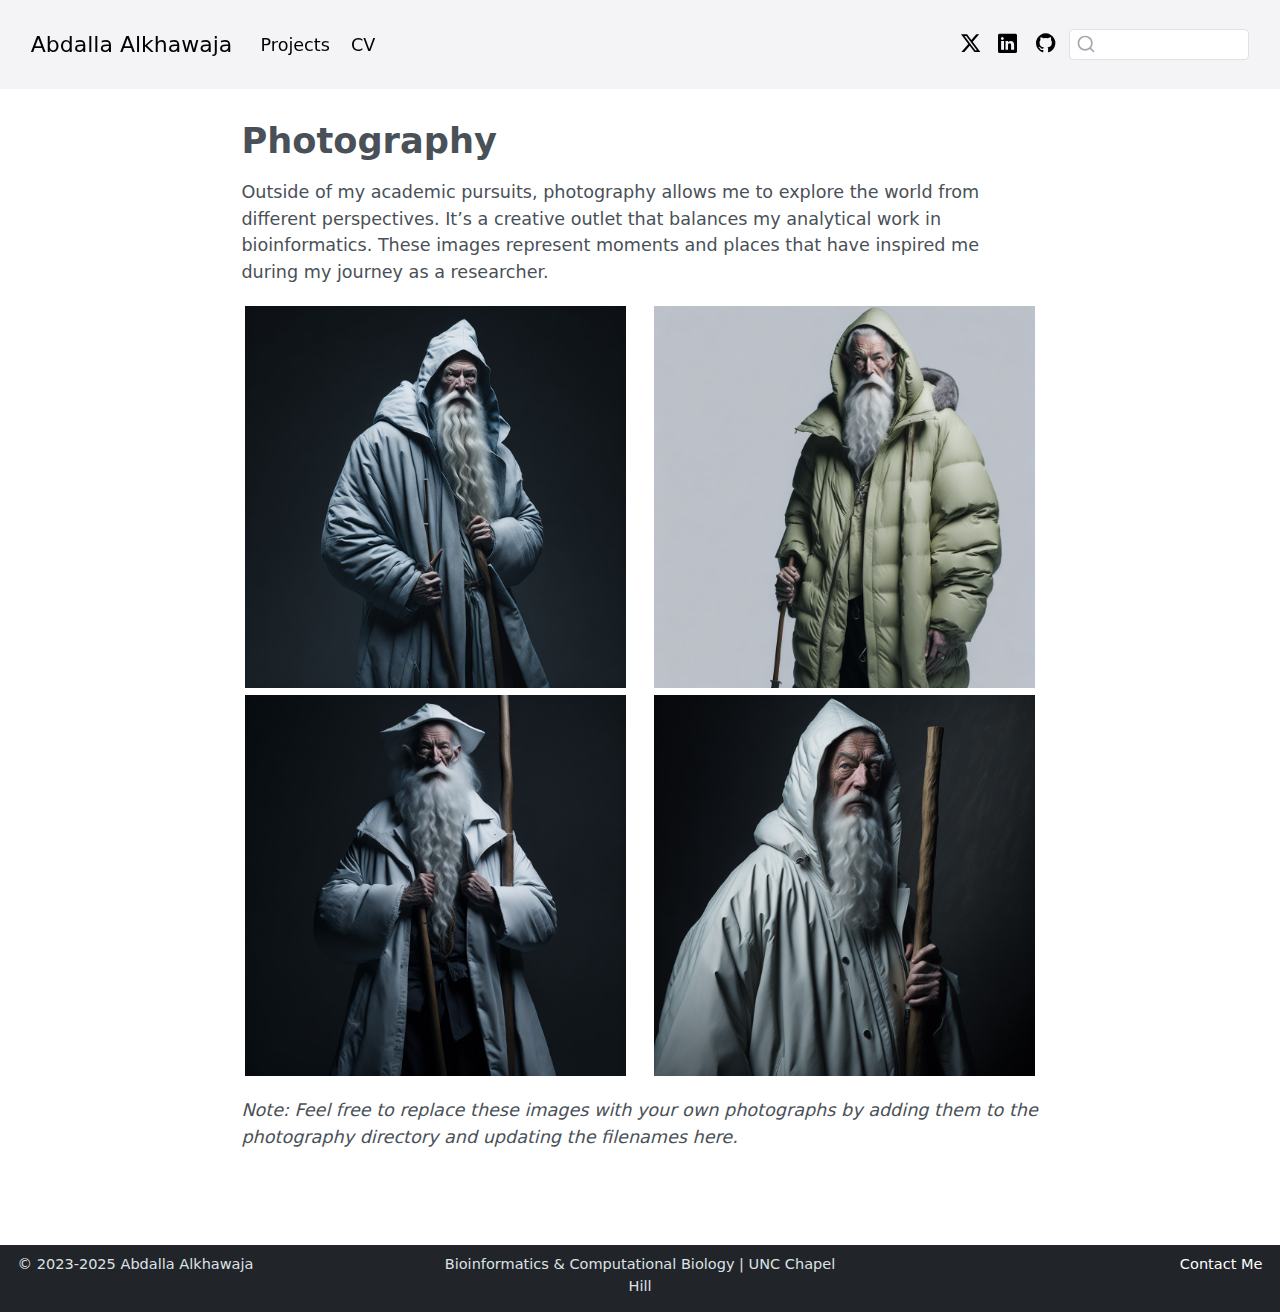
<file: test_website/docs/photography/index.html>
<!DOCTYPE html>
<html xmlns="http://www.w3.org/1999/xhtml" lang="en" xml:lang="en"><head>

<meta charset="utf-8">
<meta name="generator" content="quarto-1.6.43">

<meta name="viewport" content="width=device-width, initial-scale=1.0, user-scalable=yes">


<title>Photography – Abdalla Alkhawaja</title>
<style>
code{white-space: pre-wrap;}
span.smallcaps{font-variant: small-caps;}
div.columns{display: flex; gap: min(4vw, 1.5em);}
div.column{flex: auto; overflow-x: auto;}
div.hanging-indent{margin-left: 1.5em; text-indent: -1.5em;}
ul.task-list{list-style: none;}
ul.task-list li input[type="checkbox"] {
  width: 0.8em;
  margin: 0 0.8em 0.2em -1em; /* quarto-specific, see https://github.com/quarto-dev/quarto-cli/issues/4556 */ 
  vertical-align: middle;
}
</style>


<script src="../site_libs/quarto-nav/quarto-nav.js"></script>
<script src="../site_libs/clipboard/clipboard.min.js"></script>
<script src="../site_libs/quarto-search/autocomplete.umd.js"></script>
<script src="../site_libs/quarto-search/fuse.min.js"></script>
<script src="../site_libs/quarto-search/quarto-search.js"></script>
<meta name="quarto:offset" content="../">
<link href="../img/favicon.png" rel="icon" type="image/png">
<script src="../site_libs/quarto-html/quarto.js"></script>
<script src="../site_libs/quarto-html/popper.min.js"></script>
<script src="../site_libs/quarto-html/tippy.umd.min.js"></script>
<script src="../site_libs/quarto-html/anchor.min.js"></script>
<link href="../site_libs/quarto-html/tippy.css" rel="stylesheet">
<link href="../site_libs/quarto-html/quarto-syntax-highlighting-d4d76bf8491c20bad77d141916dc28e1.css" rel="stylesheet" id="quarto-text-highlighting-styles">
<script src="../site_libs/bootstrap/bootstrap.min.js"></script>
<link href="../site_libs/bootstrap/bootstrap-icons.css" rel="stylesheet">
<link href="../site_libs/bootstrap/bootstrap-24b9e700c3f4c4f4faa1da68572aa8f3.min.css" rel="stylesheet" append-hash="true" id="quarto-bootstrap" data-mode="light">
<script id="quarto-search-options" type="application/json">{
  "location": "navbar",
  "copy-button": false,
  "collapse-after": 3,
  "panel-placement": "end",
  "type": "textbox",
  "limit": 50,
  "keyboard-shortcut": [
    "f",
    "/",
    "s"
  ],
  "language": {
    "search-no-results-text": "No results",
    "search-matching-documents-text": "matching documents",
    "search-copy-link-title": "Copy link to search",
    "search-hide-matches-text": "Hide additional matches",
    "search-more-match-text": "more match in this document",
    "search-more-matches-text": "more matches in this document",
    "search-clear-button-title": "Clear",
    "search-text-placeholder": "",
    "search-detached-cancel-button-title": "Cancel",
    "search-submit-button-title": "Submit",
    "search-label": "Search"
  }
}</script>


</head>

<body class="nav-fixed fullcontent">

<div id="quarto-search-results"></div>
  <header id="quarto-header" class="headroom fixed-top">
    <nav class="navbar navbar-expand-lg " data-bs-theme="dark">
      <div class="navbar-container container-fluid">
      <div class="navbar-brand-container mx-auto">
    <a class="navbar-brand" href="../index.html">
    <span class="navbar-title">Abdalla Alkhawaja</span>
    </a>
  </div>
            <div id="quarto-search" class="" title="Search"></div>
          <button class="navbar-toggler" type="button" data-bs-toggle="collapse" data-bs-target="#navbarCollapse" aria-controls="navbarCollapse" role="menu" aria-expanded="false" aria-label="Toggle navigation" onclick="if (window.quartoToggleHeadroom) { window.quartoToggleHeadroom(); }">
  <span class="navbar-toggler-icon"></span>
</button>
          <div class="collapse navbar-collapse" id="navbarCollapse">
            <ul class="navbar-nav navbar-nav-scroll me-auto">
  <li class="nav-item">
    <a class="nav-link" href="../projects/index.html"> 
<span class="menu-text">Projects</span></a>
  </li>  
  <li class="nav-item">
    <a class="nav-link" href="../cv/index.html"> 
<span class="menu-text">CV</span></a>
  </li>  
</ul>
            <ul class="navbar-nav navbar-nav-scroll ms-auto">
  <li class="nav-item compact">
    <a class="nav-link" href="https://x.com/AbdullahAmr3"> <i class="bi bi-twitter-x" role="img">
</i> 
<span class="menu-text"></span></a>
  </li>  
  <li class="nav-item compact">
    <a class="nav-link" href="https://www.linkedin.com/in/abdalla-alkhawaja-139843b0/"> <i class="bi bi-linkedin" role="img">
</i> 
<span class="menu-text"></span></a>
  </li>  
  <li class="nav-item compact">
    <a class="nav-link" href="https://github.com/Alkhawaja95"> <i class="bi bi-github" role="img">
</i> 
<span class="menu-text"></span></a>
  </li>  
</ul>
          </div> <!-- /navcollapse -->
            <div class="quarto-navbar-tools">
</div>
      </div> <!-- /container-fluid -->
    </nav>
</header>
<!-- content -->
<div id="quarto-content" class="quarto-container page-columns page-rows-contents page-layout-article page-navbar">
<!-- sidebar -->
<!-- margin-sidebar -->
    
<!-- main -->
<main class="content" id="quarto-document-content">

<header id="title-block-header" class="quarto-title-block default">
<div class="quarto-title">
<h1 class="title">Photography</h1>
</div>



<div class="quarto-title-meta">

    
  
    
  </div>
  


</header>


<p>Outside of my academic pursuits, photography allows me to explore the world from different perspectives. It’s a creative outlet that balances my analytical work in bioinformatics. These images represent moments and places that have inspired me during my journey as a researcher.</p>
<div>

</div>
<div class="quarto-layout-panel" data-layout-ncol="2">
<div class="quarto-layout-row">
<div class="quarto-layout-cell" style="flex-basis: 50.0%;justify-content: center;">
<p><img src="gandalf_image_1.jpg" class="img-fluid"></p>
</div>
<div class="quarto-layout-cell" style="flex-basis: 50.0%;justify-content: center;">
<p><img src="gandalf_image_2.jpg" class="img-fluid"></p>
</div>
</div>
<div class="quarto-layout-row">
<div class="quarto-layout-cell" style="flex-basis: 50.0%;justify-content: center;">
<p><img src="gandalf_image_3.jpg" class="img-fluid"></p>
</div>
<div class="quarto-layout-cell" style="flex-basis: 50.0%;justify-content: center;">
<p><img src="gandalf_image_4.jpg" class="img-fluid"></p>
</div>
</div>
</div>
<p><em>Note: Feel free to replace these images with your own photographs by adding them to the photography directory and updating the filenames here.</em></p>



</main> <!-- /main -->
<script id="quarto-html-after-body" type="application/javascript">
window.document.addEventListener("DOMContentLoaded", function (event) {
  const toggleBodyColorMode = (bsSheetEl) => {
    const mode = bsSheetEl.getAttribute("data-mode");
    const bodyEl = window.document.querySelector("body");
    if (mode === "dark") {
      bodyEl.classList.add("quarto-dark");
      bodyEl.classList.remove("quarto-light");
    } else {
      bodyEl.classList.add("quarto-light");
      bodyEl.classList.remove("quarto-dark");
    }
  }
  const toggleBodyColorPrimary = () => {
    const bsSheetEl = window.document.querySelector("link#quarto-bootstrap");
    if (bsSheetEl) {
      toggleBodyColorMode(bsSheetEl);
    }
  }
  toggleBodyColorPrimary();  
  const icon = "";
  const anchorJS = new window.AnchorJS();
  anchorJS.options = {
    placement: 'right',
    icon: icon
  };
  anchorJS.add('.anchored');
  const isCodeAnnotation = (el) => {
    for (const clz of el.classList) {
      if (clz.startsWith('code-annotation-')) {                     
        return true;
      }
    }
    return false;
  }
  const onCopySuccess = function(e) {
    // button target
    const button = e.trigger;
    // don't keep focus
    button.blur();
    // flash "checked"
    button.classList.add('code-copy-button-checked');
    var currentTitle = button.getAttribute("title");
    button.setAttribute("title", "Copied!");
    let tooltip;
    if (window.bootstrap) {
      button.setAttribute("data-bs-toggle", "tooltip");
      button.setAttribute("data-bs-placement", "left");
      button.setAttribute("data-bs-title", "Copied!");
      tooltip = new bootstrap.Tooltip(button, 
        { trigger: "manual", 
          customClass: "code-copy-button-tooltip",
          offset: [0, -8]});
      tooltip.show();    
    }
    setTimeout(function() {
      if (tooltip) {
        tooltip.hide();
        button.removeAttribute("data-bs-title");
        button.removeAttribute("data-bs-toggle");
        button.removeAttribute("data-bs-placement");
      }
      button.setAttribute("title", currentTitle);
      button.classList.remove('code-copy-button-checked');
    }, 1000);
    // clear code selection
    e.clearSelection();
  }
  const getTextToCopy = function(trigger) {
      const codeEl = trigger.previousElementSibling.cloneNode(true);
      for (const childEl of codeEl.children) {
        if (isCodeAnnotation(childEl)) {
          childEl.remove();
        }
      }
      return codeEl.innerText;
  }
  const clipboard = new window.ClipboardJS('.code-copy-button:not([data-in-quarto-modal])', {
    text: getTextToCopy
  });
  clipboard.on('success', onCopySuccess);
  if (window.document.getElementById('quarto-embedded-source-code-modal')) {
    const clipboardModal = new window.ClipboardJS('.code-copy-button[data-in-quarto-modal]', {
      text: getTextToCopy,
      container: window.document.getElementById('quarto-embedded-source-code-modal')
    });
    clipboardModal.on('success', onCopySuccess);
  }
    var localhostRegex = new RegExp(/^(?:http|https):\/\/localhost\:?[0-9]*\//);
    var mailtoRegex = new RegExp(/^mailto:/);
      var filterRegex = new RegExp('/' + window.location.host + '/');
    var isInternal = (href) => {
        return filterRegex.test(href) || localhostRegex.test(href) || mailtoRegex.test(href);
    }
    // Inspect non-navigation links and adorn them if external
 	var links = window.document.querySelectorAll('a[href]:not(.nav-link):not(.navbar-brand):not(.toc-action):not(.sidebar-link):not(.sidebar-item-toggle):not(.pagination-link):not(.no-external):not([aria-hidden]):not(.dropdown-item):not(.quarto-navigation-tool):not(.about-link)');
    for (var i=0; i<links.length; i++) {
      const link = links[i];
      if (!isInternal(link.href)) {
        // undo the damage that might have been done by quarto-nav.js in the case of
        // links that we want to consider external
        if (link.dataset.originalHref !== undefined) {
          link.href = link.dataset.originalHref;
        }
      }
    }
  function tippyHover(el, contentFn, onTriggerFn, onUntriggerFn) {
    const config = {
      allowHTML: true,
      maxWidth: 500,
      delay: 100,
      arrow: false,
      appendTo: function(el) {
          return el.parentElement;
      },
      interactive: true,
      interactiveBorder: 10,
      theme: 'quarto',
      placement: 'bottom-start',
    };
    if (contentFn) {
      config.content = contentFn;
    }
    if (onTriggerFn) {
      config.onTrigger = onTriggerFn;
    }
    if (onUntriggerFn) {
      config.onUntrigger = onUntriggerFn;
    }
    window.tippy(el, config); 
  }
  const noterefs = window.document.querySelectorAll('a[role="doc-noteref"]');
  for (var i=0; i<noterefs.length; i++) {
    const ref = noterefs[i];
    tippyHover(ref, function() {
      // use id or data attribute instead here
      let href = ref.getAttribute('data-footnote-href') || ref.getAttribute('href');
      try { href = new URL(href).hash; } catch {}
      const id = href.replace(/^#\/?/, "");
      const note = window.document.getElementById(id);
      if (note) {
        return note.innerHTML;
      } else {
        return "";
      }
    });
  }
  const xrefs = window.document.querySelectorAll('a.quarto-xref');
  const processXRef = (id, note) => {
    // Strip column container classes
    const stripColumnClz = (el) => {
      el.classList.remove("page-full", "page-columns");
      if (el.children) {
        for (const child of el.children) {
          stripColumnClz(child);
        }
      }
    }
    stripColumnClz(note)
    if (id === null || id.startsWith('sec-')) {
      // Special case sections, only their first couple elements
      const container = document.createElement("div");
      if (note.children && note.children.length > 2) {
        container.appendChild(note.children[0].cloneNode(true));
        for (let i = 1; i < note.children.length; i++) {
          const child = note.children[i];
          if (child.tagName === "P" && child.innerText === "") {
            continue;
          } else {
            container.appendChild(child.cloneNode(true));
            break;
          }
        }
        if (window.Quarto?.typesetMath) {
          window.Quarto.typesetMath(container);
        }
        return container.innerHTML
      } else {
        if (window.Quarto?.typesetMath) {
          window.Quarto.typesetMath(note);
        }
        return note.innerHTML;
      }
    } else {
      // Remove any anchor links if they are present
      const anchorLink = note.querySelector('a.anchorjs-link');
      if (anchorLink) {
        anchorLink.remove();
      }
      if (window.Quarto?.typesetMath) {
        window.Quarto.typesetMath(note);
      }
      if (note.classList.contains("callout")) {
        return note.outerHTML;
      } else {
        return note.innerHTML;
      }
    }
  }
  for (var i=0; i<xrefs.length; i++) {
    const xref = xrefs[i];
    tippyHover(xref, undefined, function(instance) {
      instance.disable();
      let url = xref.getAttribute('href');
      let hash = undefined; 
      if (url.startsWith('#')) {
        hash = url;
      } else {
        try { hash = new URL(url).hash; } catch {}
      }
      if (hash) {
        const id = hash.replace(/^#\/?/, "");
        const note = window.document.getElementById(id);
        if (note !== null) {
          try {
            const html = processXRef(id, note.cloneNode(true));
            instance.setContent(html);
          } finally {
            instance.enable();
            instance.show();
          }
        } else {
          // See if we can fetch this
          fetch(url.split('#')[0])
          .then(res => res.text())
          .then(html => {
            const parser = new DOMParser();
            const htmlDoc = parser.parseFromString(html, "text/html");
            const note = htmlDoc.getElementById(id);
            if (note !== null) {
              const html = processXRef(id, note);
              instance.setContent(html);
            } 
          }).finally(() => {
            instance.enable();
            instance.show();
          });
        }
      } else {
        // See if we can fetch a full url (with no hash to target)
        // This is a special case and we should probably do some content thinning / targeting
        fetch(url)
        .then(res => res.text())
        .then(html => {
          const parser = new DOMParser();
          const htmlDoc = parser.parseFromString(html, "text/html");
          const note = htmlDoc.querySelector('main.content');
          if (note !== null) {
            // This should only happen for chapter cross references
            // (since there is no id in the URL)
            // remove the first header
            if (note.children.length > 0 && note.children[0].tagName === "HEADER") {
              note.children[0].remove();
            }
            const html = processXRef(null, note);
            instance.setContent(html);
          } 
        }).finally(() => {
          instance.enable();
          instance.show();
        });
      }
    }, function(instance) {
    });
  }
      let selectedAnnoteEl;
      const selectorForAnnotation = ( cell, annotation) => {
        let cellAttr = 'data-code-cell="' + cell + '"';
        let lineAttr = 'data-code-annotation="' +  annotation + '"';
        const selector = 'span[' + cellAttr + '][' + lineAttr + ']';
        return selector;
      }
      const selectCodeLines = (annoteEl) => {
        const doc = window.document;
        const targetCell = annoteEl.getAttribute("data-target-cell");
        const targetAnnotation = annoteEl.getAttribute("data-target-annotation");
        const annoteSpan = window.document.querySelector(selectorForAnnotation(targetCell, targetAnnotation));
        const lines = annoteSpan.getAttribute("data-code-lines").split(",");
        const lineIds = lines.map((line) => {
          return targetCell + "-" + line;
        })
        let top = null;
        let height = null;
        let parent = null;
        if (lineIds.length > 0) {
            //compute the position of the single el (top and bottom and make a div)
            const el = window.document.getElementById(lineIds[0]);
            top = el.offsetTop;
            height = el.offsetHeight;
            parent = el.parentElement.parentElement;
          if (lineIds.length > 1) {
            const lastEl = window.document.getElementById(lineIds[lineIds.length - 1]);
            const bottom = lastEl.offsetTop + lastEl.offsetHeight;
            height = bottom - top;
          }
          if (top !== null && height !== null && parent !== null) {
            // cook up a div (if necessary) and position it 
            let div = window.document.getElementById("code-annotation-line-highlight");
            if (div === null) {
              div = window.document.createElement("div");
              div.setAttribute("id", "code-annotation-line-highlight");
              div.style.position = 'absolute';
              parent.appendChild(div);
            }
            div.style.top = top - 2 + "px";
            div.style.height = height + 4 + "px";
            div.style.left = 0;
            let gutterDiv = window.document.getElementById("code-annotation-line-highlight-gutter");
            if (gutterDiv === null) {
              gutterDiv = window.document.createElement("div");
              gutterDiv.setAttribute("id", "code-annotation-line-highlight-gutter");
              gutterDiv.style.position = 'absolute';
              const codeCell = window.document.getElementById(targetCell);
              const gutter = codeCell.querySelector('.code-annotation-gutter');
              gutter.appendChild(gutterDiv);
            }
            gutterDiv.style.top = top - 2 + "px";
            gutterDiv.style.height = height + 4 + "px";
          }
          selectedAnnoteEl = annoteEl;
        }
      };
      const unselectCodeLines = () => {
        const elementsIds = ["code-annotation-line-highlight", "code-annotation-line-highlight-gutter"];
        elementsIds.forEach((elId) => {
          const div = window.document.getElementById(elId);
          if (div) {
            div.remove();
          }
        });
        selectedAnnoteEl = undefined;
      };
        // Handle positioning of the toggle
    window.addEventListener(
      "resize",
      throttle(() => {
        elRect = undefined;
        if (selectedAnnoteEl) {
          selectCodeLines(selectedAnnoteEl);
        }
      }, 10)
    );
    function throttle(fn, ms) {
    let throttle = false;
    let timer;
      return (...args) => {
        if(!throttle) { // first call gets through
            fn.apply(this, args);
            throttle = true;
        } else { // all the others get throttled
            if(timer) clearTimeout(timer); // cancel #2
            timer = setTimeout(() => {
              fn.apply(this, args);
              timer = throttle = false;
            }, ms);
        }
      };
    }
      // Attach click handler to the DT
      const annoteDls = window.document.querySelectorAll('dt[data-target-cell]');
      for (const annoteDlNode of annoteDls) {
        annoteDlNode.addEventListener('click', (event) => {
          const clickedEl = event.target;
          if (clickedEl !== selectedAnnoteEl) {
            unselectCodeLines();
            const activeEl = window.document.querySelector('dt[data-target-cell].code-annotation-active');
            if (activeEl) {
              activeEl.classList.remove('code-annotation-active');
            }
            selectCodeLines(clickedEl);
            clickedEl.classList.add('code-annotation-active');
          } else {
            // Unselect the line
            unselectCodeLines();
            clickedEl.classList.remove('code-annotation-active');
          }
        });
      }
  const findCites = (el) => {
    const parentEl = el.parentElement;
    if (parentEl) {
      const cites = parentEl.dataset.cites;
      if (cites) {
        return {
          el,
          cites: cites.split(' ')
        };
      } else {
        return findCites(el.parentElement)
      }
    } else {
      return undefined;
    }
  };
  var bibliorefs = window.document.querySelectorAll('a[role="doc-biblioref"]');
  for (var i=0; i<bibliorefs.length; i++) {
    const ref = bibliorefs[i];
    const citeInfo = findCites(ref);
    if (citeInfo) {
      tippyHover(citeInfo.el, function() {
        var popup = window.document.createElement('div');
        citeInfo.cites.forEach(function(cite) {
          var citeDiv = window.document.createElement('div');
          citeDiv.classList.add('hanging-indent');
          citeDiv.classList.add('csl-entry');
          var biblioDiv = window.document.getElementById('ref-' + cite);
          if (biblioDiv) {
            citeDiv.innerHTML = biblioDiv.innerHTML;
          }
          popup.appendChild(citeDiv);
        });
        return popup.innerHTML;
      });
    }
  }
});
</script>
</div> <!-- /content -->
<footer class="footer">
  <div class="nav-footer">
    <div class="nav-footer-left">
<p><span class="faux-block">© 2023-2025 Abdalla Alkhawaja</span></p>
</div>   
    <div class="nav-footer-center">
<p><span class="faux-block">Bioinformatics &amp; Computational Biology | UNC Chapel Hill</span></p>
</div>
    <div class="nav-footer-right">
<p><span class="faux-block"><a href="mailto:abdalla.alkhawaja@unc.edu">Contact Me</a></span></p>
</div>
  </div>
</footer>




</body></html>
</file>
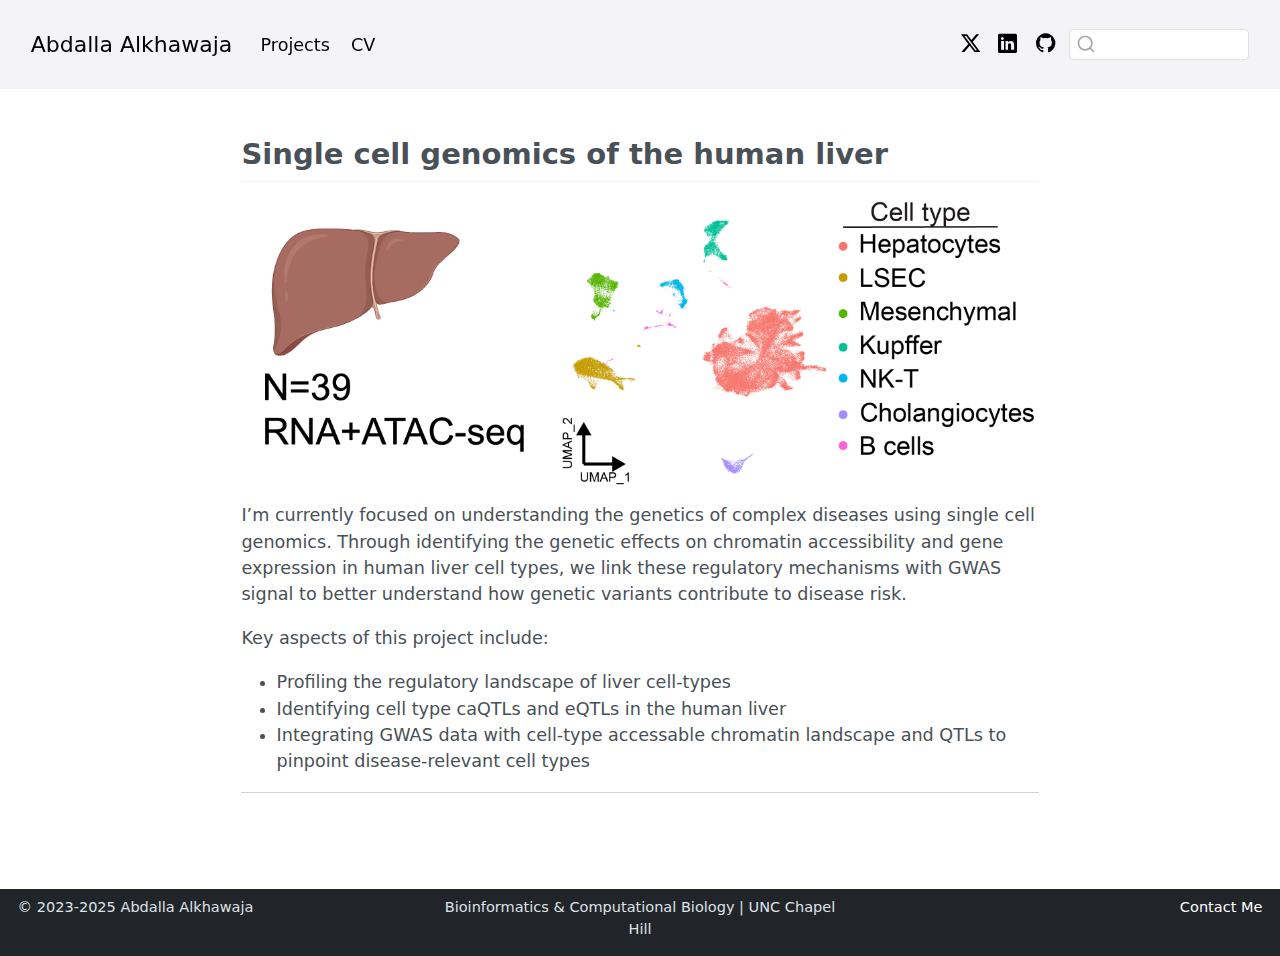
<file: test_website/docs/projects/index.html>
<!DOCTYPE html>
<html xmlns="http://www.w3.org/1999/xhtml" lang="en" xml:lang="en"><head>

<meta charset="utf-8">
<meta name="generator" content="quarto-1.6.43">

<meta name="viewport" content="width=device-width, initial-scale=1.0, user-scalable=yes">


<title>index – Abdalla Alkhawaja</title>
<style>
code{white-space: pre-wrap;}
span.smallcaps{font-variant: small-caps;}
div.columns{display: flex; gap: min(4vw, 1.5em);}
div.column{flex: auto; overflow-x: auto;}
div.hanging-indent{margin-left: 1.5em; text-indent: -1.5em;}
ul.task-list{list-style: none;}
ul.task-list li input[type="checkbox"] {
  width: 0.8em;
  margin: 0 0.8em 0.2em -1em; /* quarto-specific, see https://github.com/quarto-dev/quarto-cli/issues/4556 */ 
  vertical-align: middle;
}
</style>


<script src="../site_libs/quarto-nav/quarto-nav.js"></script>
<script src="../site_libs/clipboard/clipboard.min.js"></script>
<script src="../site_libs/quarto-search/autocomplete.umd.js"></script>
<script src="../site_libs/quarto-search/fuse.min.js"></script>
<script src="../site_libs/quarto-search/quarto-search.js"></script>
<meta name="quarto:offset" content="../">
<link href="../img/favicon.png" rel="icon" type="image/png">
<script src="../site_libs/quarto-html/quarto.js"></script>
<script src="../site_libs/quarto-html/popper.min.js"></script>
<script src="../site_libs/quarto-html/tippy.umd.min.js"></script>
<script src="../site_libs/quarto-html/anchor.min.js"></script>
<link href="../site_libs/quarto-html/tippy.css" rel="stylesheet">
<link href="../site_libs/quarto-html/quarto-syntax-highlighting-d4d76bf8491c20bad77d141916dc28e1.css" rel="stylesheet" id="quarto-text-highlighting-styles">
<script src="../site_libs/bootstrap/bootstrap.min.js"></script>
<link href="../site_libs/bootstrap/bootstrap-icons.css" rel="stylesheet">
<link href="../site_libs/bootstrap/bootstrap-24b9e700c3f4c4f4faa1da68572aa8f3.min.css" rel="stylesheet" append-hash="true" id="quarto-bootstrap" data-mode="light">
<script id="quarto-search-options" type="application/json">{
  "location": "navbar",
  "copy-button": false,
  "collapse-after": 3,
  "panel-placement": "end",
  "type": "textbox",
  "limit": 50,
  "keyboard-shortcut": [
    "f",
    "/",
    "s"
  ],
  "language": {
    "search-no-results-text": "No results",
    "search-matching-documents-text": "matching documents",
    "search-copy-link-title": "Copy link to search",
    "search-hide-matches-text": "Hide additional matches",
    "search-more-match-text": "more match in this document",
    "search-more-matches-text": "more matches in this document",
    "search-clear-button-title": "Clear",
    "search-text-placeholder": "",
    "search-detached-cancel-button-title": "Cancel",
    "search-submit-button-title": "Submit",
    "search-label": "Search"
  }
}</script>


</head>

<body class="nav-fixed fullcontent">

<div id="quarto-search-results"></div>
  <header id="quarto-header" class="headroom fixed-top">
    <nav class="navbar navbar-expand-lg " data-bs-theme="dark">
      <div class="navbar-container container-fluid">
      <div class="navbar-brand-container mx-auto">
    <a class="navbar-brand" href="../index.html">
    <span class="navbar-title">Abdalla Alkhawaja</span>
    </a>
  </div>
            <div id="quarto-search" class="" title="Search"></div>
          <button class="navbar-toggler" type="button" data-bs-toggle="collapse" data-bs-target="#navbarCollapse" aria-controls="navbarCollapse" role="menu" aria-expanded="false" aria-label="Toggle navigation" onclick="if (window.quartoToggleHeadroom) { window.quartoToggleHeadroom(); }">
  <span class="navbar-toggler-icon"></span>
</button>
          <div class="collapse navbar-collapse" id="navbarCollapse">
            <ul class="navbar-nav navbar-nav-scroll me-auto">
  <li class="nav-item">
    <a class="nav-link active" href="../projects/index.html" aria-current="page"> 
<span class="menu-text">Projects</span></a>
  </li>  
  <li class="nav-item">
    <a class="nav-link" href="../cv/index.html"> 
<span class="menu-text">CV</span></a>
  </li>  
</ul>
            <ul class="navbar-nav navbar-nav-scroll ms-auto">
  <li class="nav-item compact">
    <a class="nav-link" href="https://x.com/AbdullahAmr3"> <i class="bi bi-twitter-x" role="img">
</i> 
<span class="menu-text"></span></a>
  </li>  
  <li class="nav-item compact">
    <a class="nav-link" href="https://www.linkedin.com/in/abdalla-alkhawaja-139843b0/"> <i class="bi bi-linkedin" role="img">
</i> 
<span class="menu-text"></span></a>
  </li>  
  <li class="nav-item compact">
    <a class="nav-link" href="https://github.com/Alkhawaja95"> <i class="bi bi-github" role="img">
</i> 
<span class="menu-text"></span></a>
  </li>  
</ul>
          </div> <!-- /navcollapse -->
            <div class="quarto-navbar-tools">
</div>
      </div> <!-- /container-fluid -->
    </nav>
</header>
<!-- content -->
<div id="quarto-content" class="quarto-container page-columns page-rows-contents page-layout-article page-navbar">
<!-- sidebar -->
<!-- margin-sidebar -->
    
<!-- main -->
<main class="content" id="quarto-document-content"><header id="title-block-header" class="quarto-title-block"></header>




<section id="single-cell-genomics-of-the-human-liver" class="level2">
<h2 class="anchored" data-anchor-id="single-cell-genomics-of-the-human-liver">Single cell genomics of the human liver</h2>
<p><img src="project_1_banner.png" style="height: 100%; width: 100%; object-fit: contain"></p>
<p>I’m currently focused on understanding the genetics of complex diseases using single cell genomics. Through identifying the genetic effects on chromatin accessibility and gene expression in human liver cell types, we link these regulatory mechanisms with GWAS signal to better understand how genetic variants contribute to disease risk.</p>
<p>Key aspects of this project include:</p>
<ul>
<li>Profiling the regulatory landscape of liver cell-types</li>
<li>Identifying cell type caQTLs and eQTLs in the human liver</li>
<li>Integrating GWAS data with cell-type accessable chromatin landscape and QTLs to pinpoint disease-relevant cell types</li>
</ul>
<hr>


</section>

</main> <!-- /main -->
<script id="quarto-html-after-body" type="application/javascript">
window.document.addEventListener("DOMContentLoaded", function (event) {
  const toggleBodyColorMode = (bsSheetEl) => {
    const mode = bsSheetEl.getAttribute("data-mode");
    const bodyEl = window.document.querySelector("body");
    if (mode === "dark") {
      bodyEl.classList.add("quarto-dark");
      bodyEl.classList.remove("quarto-light");
    } else {
      bodyEl.classList.add("quarto-light");
      bodyEl.classList.remove("quarto-dark");
    }
  }
  const toggleBodyColorPrimary = () => {
    const bsSheetEl = window.document.querySelector("link#quarto-bootstrap");
    if (bsSheetEl) {
      toggleBodyColorMode(bsSheetEl);
    }
  }
  toggleBodyColorPrimary();  
  const icon = "";
  const anchorJS = new window.AnchorJS();
  anchorJS.options = {
    placement: 'right',
    icon: icon
  };
  anchorJS.add('.anchored');
  const isCodeAnnotation = (el) => {
    for (const clz of el.classList) {
      if (clz.startsWith('code-annotation-')) {                     
        return true;
      }
    }
    return false;
  }
  const onCopySuccess = function(e) {
    // button target
    const button = e.trigger;
    // don't keep focus
    button.blur();
    // flash "checked"
    button.classList.add('code-copy-button-checked');
    var currentTitle = button.getAttribute("title");
    button.setAttribute("title", "Copied!");
    let tooltip;
    if (window.bootstrap) {
      button.setAttribute("data-bs-toggle", "tooltip");
      button.setAttribute("data-bs-placement", "left");
      button.setAttribute("data-bs-title", "Copied!");
      tooltip = new bootstrap.Tooltip(button, 
        { trigger: "manual", 
          customClass: "code-copy-button-tooltip",
          offset: [0, -8]});
      tooltip.show();    
    }
    setTimeout(function() {
      if (tooltip) {
        tooltip.hide();
        button.removeAttribute("data-bs-title");
        button.removeAttribute("data-bs-toggle");
        button.removeAttribute("data-bs-placement");
      }
      button.setAttribute("title", currentTitle);
      button.classList.remove('code-copy-button-checked');
    }, 1000);
    // clear code selection
    e.clearSelection();
  }
  const getTextToCopy = function(trigger) {
      const codeEl = trigger.previousElementSibling.cloneNode(true);
      for (const childEl of codeEl.children) {
        if (isCodeAnnotation(childEl)) {
          childEl.remove();
        }
      }
      return codeEl.innerText;
  }
  const clipboard = new window.ClipboardJS('.code-copy-button:not([data-in-quarto-modal])', {
    text: getTextToCopy
  });
  clipboard.on('success', onCopySuccess);
  if (window.document.getElementById('quarto-embedded-source-code-modal')) {
    const clipboardModal = new window.ClipboardJS('.code-copy-button[data-in-quarto-modal]', {
      text: getTextToCopy,
      container: window.document.getElementById('quarto-embedded-source-code-modal')
    });
    clipboardModal.on('success', onCopySuccess);
  }
    var localhostRegex = new RegExp(/^(?:http|https):\/\/localhost\:?[0-9]*\//);
    var mailtoRegex = new RegExp(/^mailto:/);
      var filterRegex = new RegExp('/' + window.location.host + '/');
    var isInternal = (href) => {
        return filterRegex.test(href) || localhostRegex.test(href) || mailtoRegex.test(href);
    }
    // Inspect non-navigation links and adorn them if external
 	var links = window.document.querySelectorAll('a[href]:not(.nav-link):not(.navbar-brand):not(.toc-action):not(.sidebar-link):not(.sidebar-item-toggle):not(.pagination-link):not(.no-external):not([aria-hidden]):not(.dropdown-item):not(.quarto-navigation-tool):not(.about-link)');
    for (var i=0; i<links.length; i++) {
      const link = links[i];
      if (!isInternal(link.href)) {
        // undo the damage that might have been done by quarto-nav.js in the case of
        // links that we want to consider external
        if (link.dataset.originalHref !== undefined) {
          link.href = link.dataset.originalHref;
        }
      }
    }
  function tippyHover(el, contentFn, onTriggerFn, onUntriggerFn) {
    const config = {
      allowHTML: true,
      maxWidth: 500,
      delay: 100,
      arrow: false,
      appendTo: function(el) {
          return el.parentElement;
      },
      interactive: true,
      interactiveBorder: 10,
      theme: 'quarto',
      placement: 'bottom-start',
    };
    if (contentFn) {
      config.content = contentFn;
    }
    if (onTriggerFn) {
      config.onTrigger = onTriggerFn;
    }
    if (onUntriggerFn) {
      config.onUntrigger = onUntriggerFn;
    }
    window.tippy(el, config); 
  }
  const noterefs = window.document.querySelectorAll('a[role="doc-noteref"]');
  for (var i=0; i<noterefs.length; i++) {
    const ref = noterefs[i];
    tippyHover(ref, function() {
      // use id or data attribute instead here
      let href = ref.getAttribute('data-footnote-href') || ref.getAttribute('href');
      try { href = new URL(href).hash; } catch {}
      const id = href.replace(/^#\/?/, "");
      const note = window.document.getElementById(id);
      if (note) {
        return note.innerHTML;
      } else {
        return "";
      }
    });
  }
  const xrefs = window.document.querySelectorAll('a.quarto-xref');
  const processXRef = (id, note) => {
    // Strip column container classes
    const stripColumnClz = (el) => {
      el.classList.remove("page-full", "page-columns");
      if (el.children) {
        for (const child of el.children) {
          stripColumnClz(child);
        }
      }
    }
    stripColumnClz(note)
    if (id === null || id.startsWith('sec-')) {
      // Special case sections, only their first couple elements
      const container = document.createElement("div");
      if (note.children && note.children.length > 2) {
        container.appendChild(note.children[0].cloneNode(true));
        for (let i = 1; i < note.children.length; i++) {
          const child = note.children[i];
          if (child.tagName === "P" && child.innerText === "") {
            continue;
          } else {
            container.appendChild(child.cloneNode(true));
            break;
          }
        }
        if (window.Quarto?.typesetMath) {
          window.Quarto.typesetMath(container);
        }
        return container.innerHTML
      } else {
        if (window.Quarto?.typesetMath) {
          window.Quarto.typesetMath(note);
        }
        return note.innerHTML;
      }
    } else {
      // Remove any anchor links if they are present
      const anchorLink = note.querySelector('a.anchorjs-link');
      if (anchorLink) {
        anchorLink.remove();
      }
      if (window.Quarto?.typesetMath) {
        window.Quarto.typesetMath(note);
      }
      if (note.classList.contains("callout")) {
        return note.outerHTML;
      } else {
        return note.innerHTML;
      }
    }
  }
  for (var i=0; i<xrefs.length; i++) {
    const xref = xrefs[i];
    tippyHover(xref, undefined, function(instance) {
      instance.disable();
      let url = xref.getAttribute('href');
      let hash = undefined; 
      if (url.startsWith('#')) {
        hash = url;
      } else {
        try { hash = new URL(url).hash; } catch {}
      }
      if (hash) {
        const id = hash.replace(/^#\/?/, "");
        const note = window.document.getElementById(id);
        if (note !== null) {
          try {
            const html = processXRef(id, note.cloneNode(true));
            instance.setContent(html);
          } finally {
            instance.enable();
            instance.show();
          }
        } else {
          // See if we can fetch this
          fetch(url.split('#')[0])
          .then(res => res.text())
          .then(html => {
            const parser = new DOMParser();
            const htmlDoc = parser.parseFromString(html, "text/html");
            const note = htmlDoc.getElementById(id);
            if (note !== null) {
              const html = processXRef(id, note);
              instance.setContent(html);
            } 
          }).finally(() => {
            instance.enable();
            instance.show();
          });
        }
      } else {
        // See if we can fetch a full url (with no hash to target)
        // This is a special case and we should probably do some content thinning / targeting
        fetch(url)
        .then(res => res.text())
        .then(html => {
          const parser = new DOMParser();
          const htmlDoc = parser.parseFromString(html, "text/html");
          const note = htmlDoc.querySelector('main.content');
          if (note !== null) {
            // This should only happen for chapter cross references
            // (since there is no id in the URL)
            // remove the first header
            if (note.children.length > 0 && note.children[0].tagName === "HEADER") {
              note.children[0].remove();
            }
            const html = processXRef(null, note);
            instance.setContent(html);
          } 
        }).finally(() => {
          instance.enable();
          instance.show();
        });
      }
    }, function(instance) {
    });
  }
      let selectedAnnoteEl;
      const selectorForAnnotation = ( cell, annotation) => {
        let cellAttr = 'data-code-cell="' + cell + '"';
        let lineAttr = 'data-code-annotation="' +  annotation + '"';
        const selector = 'span[' + cellAttr + '][' + lineAttr + ']';
        return selector;
      }
      const selectCodeLines = (annoteEl) => {
        const doc = window.document;
        const targetCell = annoteEl.getAttribute("data-target-cell");
        const targetAnnotation = annoteEl.getAttribute("data-target-annotation");
        const annoteSpan = window.document.querySelector(selectorForAnnotation(targetCell, targetAnnotation));
        const lines = annoteSpan.getAttribute("data-code-lines").split(",");
        const lineIds = lines.map((line) => {
          return targetCell + "-" + line;
        })
        let top = null;
        let height = null;
        let parent = null;
        if (lineIds.length > 0) {
            //compute the position of the single el (top and bottom and make a div)
            const el = window.document.getElementById(lineIds[0]);
            top = el.offsetTop;
            height = el.offsetHeight;
            parent = el.parentElement.parentElement;
          if (lineIds.length > 1) {
            const lastEl = window.document.getElementById(lineIds[lineIds.length - 1]);
            const bottom = lastEl.offsetTop + lastEl.offsetHeight;
            height = bottom - top;
          }
          if (top !== null && height !== null && parent !== null) {
            // cook up a div (if necessary) and position it 
            let div = window.document.getElementById("code-annotation-line-highlight");
            if (div === null) {
              div = window.document.createElement("div");
              div.setAttribute("id", "code-annotation-line-highlight");
              div.style.position = 'absolute';
              parent.appendChild(div);
            }
            div.style.top = top - 2 + "px";
            div.style.height = height + 4 + "px";
            div.style.left = 0;
            let gutterDiv = window.document.getElementById("code-annotation-line-highlight-gutter");
            if (gutterDiv === null) {
              gutterDiv = window.document.createElement("div");
              gutterDiv.setAttribute("id", "code-annotation-line-highlight-gutter");
              gutterDiv.style.position = 'absolute';
              const codeCell = window.document.getElementById(targetCell);
              const gutter = codeCell.querySelector('.code-annotation-gutter');
              gutter.appendChild(gutterDiv);
            }
            gutterDiv.style.top = top - 2 + "px";
            gutterDiv.style.height = height + 4 + "px";
          }
          selectedAnnoteEl = annoteEl;
        }
      };
      const unselectCodeLines = () => {
        const elementsIds = ["code-annotation-line-highlight", "code-annotation-line-highlight-gutter"];
        elementsIds.forEach((elId) => {
          const div = window.document.getElementById(elId);
          if (div) {
            div.remove();
          }
        });
        selectedAnnoteEl = undefined;
      };
        // Handle positioning of the toggle
    window.addEventListener(
      "resize",
      throttle(() => {
        elRect = undefined;
        if (selectedAnnoteEl) {
          selectCodeLines(selectedAnnoteEl);
        }
      }, 10)
    );
    function throttle(fn, ms) {
    let throttle = false;
    let timer;
      return (...args) => {
        if(!throttle) { // first call gets through
            fn.apply(this, args);
            throttle = true;
        } else { // all the others get throttled
            if(timer) clearTimeout(timer); // cancel #2
            timer = setTimeout(() => {
              fn.apply(this, args);
              timer = throttle = false;
            }, ms);
        }
      };
    }
      // Attach click handler to the DT
      const annoteDls = window.document.querySelectorAll('dt[data-target-cell]');
      for (const annoteDlNode of annoteDls) {
        annoteDlNode.addEventListener('click', (event) => {
          const clickedEl = event.target;
          if (clickedEl !== selectedAnnoteEl) {
            unselectCodeLines();
            const activeEl = window.document.querySelector('dt[data-target-cell].code-annotation-active');
            if (activeEl) {
              activeEl.classList.remove('code-annotation-active');
            }
            selectCodeLines(clickedEl);
            clickedEl.classList.add('code-annotation-active');
          } else {
            // Unselect the line
            unselectCodeLines();
            clickedEl.classList.remove('code-annotation-active');
          }
        });
      }
  const findCites = (el) => {
    const parentEl = el.parentElement;
    if (parentEl) {
      const cites = parentEl.dataset.cites;
      if (cites) {
        return {
          el,
          cites: cites.split(' ')
        };
      } else {
        return findCites(el.parentElement)
      }
    } else {
      return undefined;
    }
  };
  var bibliorefs = window.document.querySelectorAll('a[role="doc-biblioref"]');
  for (var i=0; i<bibliorefs.length; i++) {
    const ref = bibliorefs[i];
    const citeInfo = findCites(ref);
    if (citeInfo) {
      tippyHover(citeInfo.el, function() {
        var popup = window.document.createElement('div');
        citeInfo.cites.forEach(function(cite) {
          var citeDiv = window.document.createElement('div');
          citeDiv.classList.add('hanging-indent');
          citeDiv.classList.add('csl-entry');
          var biblioDiv = window.document.getElementById('ref-' + cite);
          if (biblioDiv) {
            citeDiv.innerHTML = biblioDiv.innerHTML;
          }
          popup.appendChild(citeDiv);
        });
        return popup.innerHTML;
      });
    }
  }
});
</script>
</div> <!-- /content -->
<footer class="footer">
  <div class="nav-footer">
    <div class="nav-footer-left">
<p><span class="faux-block">© 2023-2025 Abdalla Alkhawaja</span></p>
</div>   
    <div class="nav-footer-center">
<p><span class="faux-block">Bioinformatics &amp; Computational Biology | UNC Chapel Hill</span></p>
</div>
    <div class="nav-footer-right">
<p><span class="faux-block"><a href="mailto:abdalla.alkhawaja@unc.edu">Contact Me</a></span></p>
</div>
  </div>
</footer>




</body></html>
</file>
<file: test_website/docs/site_libs/quarto-html/tippy.css>
.tippy-box[data-animation=fade][data-state=hidden]{opacity:0}[data-tippy-root]{max-width:calc(100vw - 10px)}.tippy-box{position:relative;background-color:#333;color:#fff;border-radius:4px;font-size:14px;line-height:1.4;white-space:normal;outline:0;transition-property:transform,visibility,opacity}.tippy-box[data-placement^=top]>.tippy-arrow{bottom:0}.tippy-box[data-placement^=top]>.tippy-arrow:before{bottom:-7px;left:0;border-width:8px 8px 0;border-top-color:initial;transform-origin:center top}.tippy-box[data-placement^=bottom]>.tippy-arrow{top:0}.tippy-box[data-placement^=bottom]>.tippy-arrow:before{top:-7px;left:0;border-width:0 8px 8px;border-bottom-color:initial;transform-origin:center bottom}.tippy-box[data-placement^=left]>.tippy-arrow{right:0}.tippy-box[data-placement^=left]>.tippy-arrow:before{border-width:8px 0 8px 8px;border-left-color:initial;right:-7px;transform-origin:center left}.tippy-box[data-placement^=right]>.tippy-arrow{left:0}.tippy-box[data-placement^=right]>.tippy-arrow:before{left:-7px;border-width:8px 8px 8px 0;border-right-color:initial;transform-origin:center right}.tippy-box[data-inertia][data-state=visible]{transition-timing-function:cubic-bezier(.54,1.5,.38,1.11)}.tippy-arrow{width:16px;height:16px;color:#333}.tippy-arrow:before{content:"";position:absolute;border-color:transparent;border-style:solid}.tippy-content{position:relative;padding:5px 9px;z-index:1}
</file>
<file: test_website/docs/site_libs/quarto-html/quarto-syntax-highlighting-d4d76bf8491c20bad77d141916dc28e1.css>
/* quarto syntax highlight colors */
:root {
  --quarto-hl-ot-color: #003B4F;
  --quarto-hl-at-color: #657422;
  --quarto-hl-ss-color: #20794D;
  --quarto-hl-an-color: #5E5E5E;
  --quarto-hl-fu-color: #4758AB;
  --quarto-hl-st-color: #20794D;
  --quarto-hl-cf-color: #003B4F;
  --quarto-hl-op-color: #5E5E5E;
  --quarto-hl-er-color: #AD0000;
  --quarto-hl-bn-color: #AD0000;
  --quarto-hl-al-color: #AD0000;
  --quarto-hl-va-color: #111111;
  --quarto-hl-bu-color: inherit;
  --quarto-hl-ex-color: inherit;
  --quarto-hl-pp-color: #AD0000;
  --quarto-hl-in-color: #5E5E5E;
  --quarto-hl-vs-color: #20794D;
  --quarto-hl-wa-color: #5E5E5E;
  --quarto-hl-do-color: #5E5E5E;
  --quarto-hl-im-color: #00769E;
  --quarto-hl-ch-color: #20794D;
  --quarto-hl-dt-color: #AD0000;
  --quarto-hl-fl-color: #AD0000;
  --quarto-hl-co-color: #5E5E5E;
  --quarto-hl-cv-color: #5E5E5E;
  --quarto-hl-cn-color: #8f5902;
  --quarto-hl-sc-color: #5E5E5E;
  --quarto-hl-dv-color: #AD0000;
  --quarto-hl-kw-color: #003B4F;
}

/* other quarto variables */
:root {
  --quarto-font-monospace: SFMono-Regular, Menlo, Monaco, Consolas, "Liberation Mono", "Courier New", monospace;
}

pre > code.sourceCode > span {
  color: #003B4F;
}

code span {
  color: #003B4F;
}

code.sourceCode > span {
  color: #003B4F;
}

div.sourceCode,
div.sourceCode pre.sourceCode {
  color: #003B4F;
}

code span.ot {
  color: #003B4F;
  font-style: inherit;
}

code span.at {
  color: #657422;
  font-style: inherit;
}

code span.ss {
  color: #20794D;
  font-style: inherit;
}

code span.an {
  color: #5E5E5E;
  font-style: inherit;
}

code span.fu {
  color: #4758AB;
  font-style: inherit;
}

code span.st {
  color: #20794D;
  font-style: inherit;
}

code span.cf {
  color: #003B4F;
  font-weight: bold;
  font-style: inherit;
}

code span.op {
  color: #5E5E5E;
  font-style: inherit;
}

code span.er {
  color: #AD0000;
  font-style: inherit;
}

code span.bn {
  color: #AD0000;
  font-style: inherit;
}

code span.al {
  color: #AD0000;
  font-style: inherit;
}

code span.va {
  color: #111111;
  font-style: inherit;
}

code span.bu {
  font-style: inherit;
}

code span.ex {
  font-style: inherit;
}

code span.pp {
  color: #AD0000;
  font-style: inherit;
}

code span.in {
  color: #5E5E5E;
  font-style: inherit;
}

code span.vs {
  color: #20794D;
  font-style: inherit;
}

code span.wa {
  color: #5E5E5E;
  font-style: italic;
}

code span.do {
  color: #5E5E5E;
  font-style: italic;
}

code span.im {
  color: #00769E;
  font-style: inherit;
}

code span.ch {
  color: #20794D;
  font-style: inherit;
}

code span.dt {
  color: #AD0000;
  font-style: inherit;
}

code span.fl {
  color: #AD0000;
  font-style: inherit;
}

code span.co {
  color: #5E5E5E;
  font-style: inherit;
}

code span.cv {
  color: #5E5E5E;
  font-style: italic;
}

code span.cn {
  color: #8f5902;
  font-style: inherit;
}

code span.sc {
  color: #5E5E5E;
  font-style: inherit;
}

code span.dv {
  color: #AD0000;
  font-style: inherit;
}

code span.kw {
  color: #003B4F;
  font-weight: bold;
  font-style: inherit;
}

.prevent-inlining {
  content: "</";
}

/*# sourceMappingURL=c9c5d451c23b744f9cb2c98992a0aef2.css.map */
</file>
